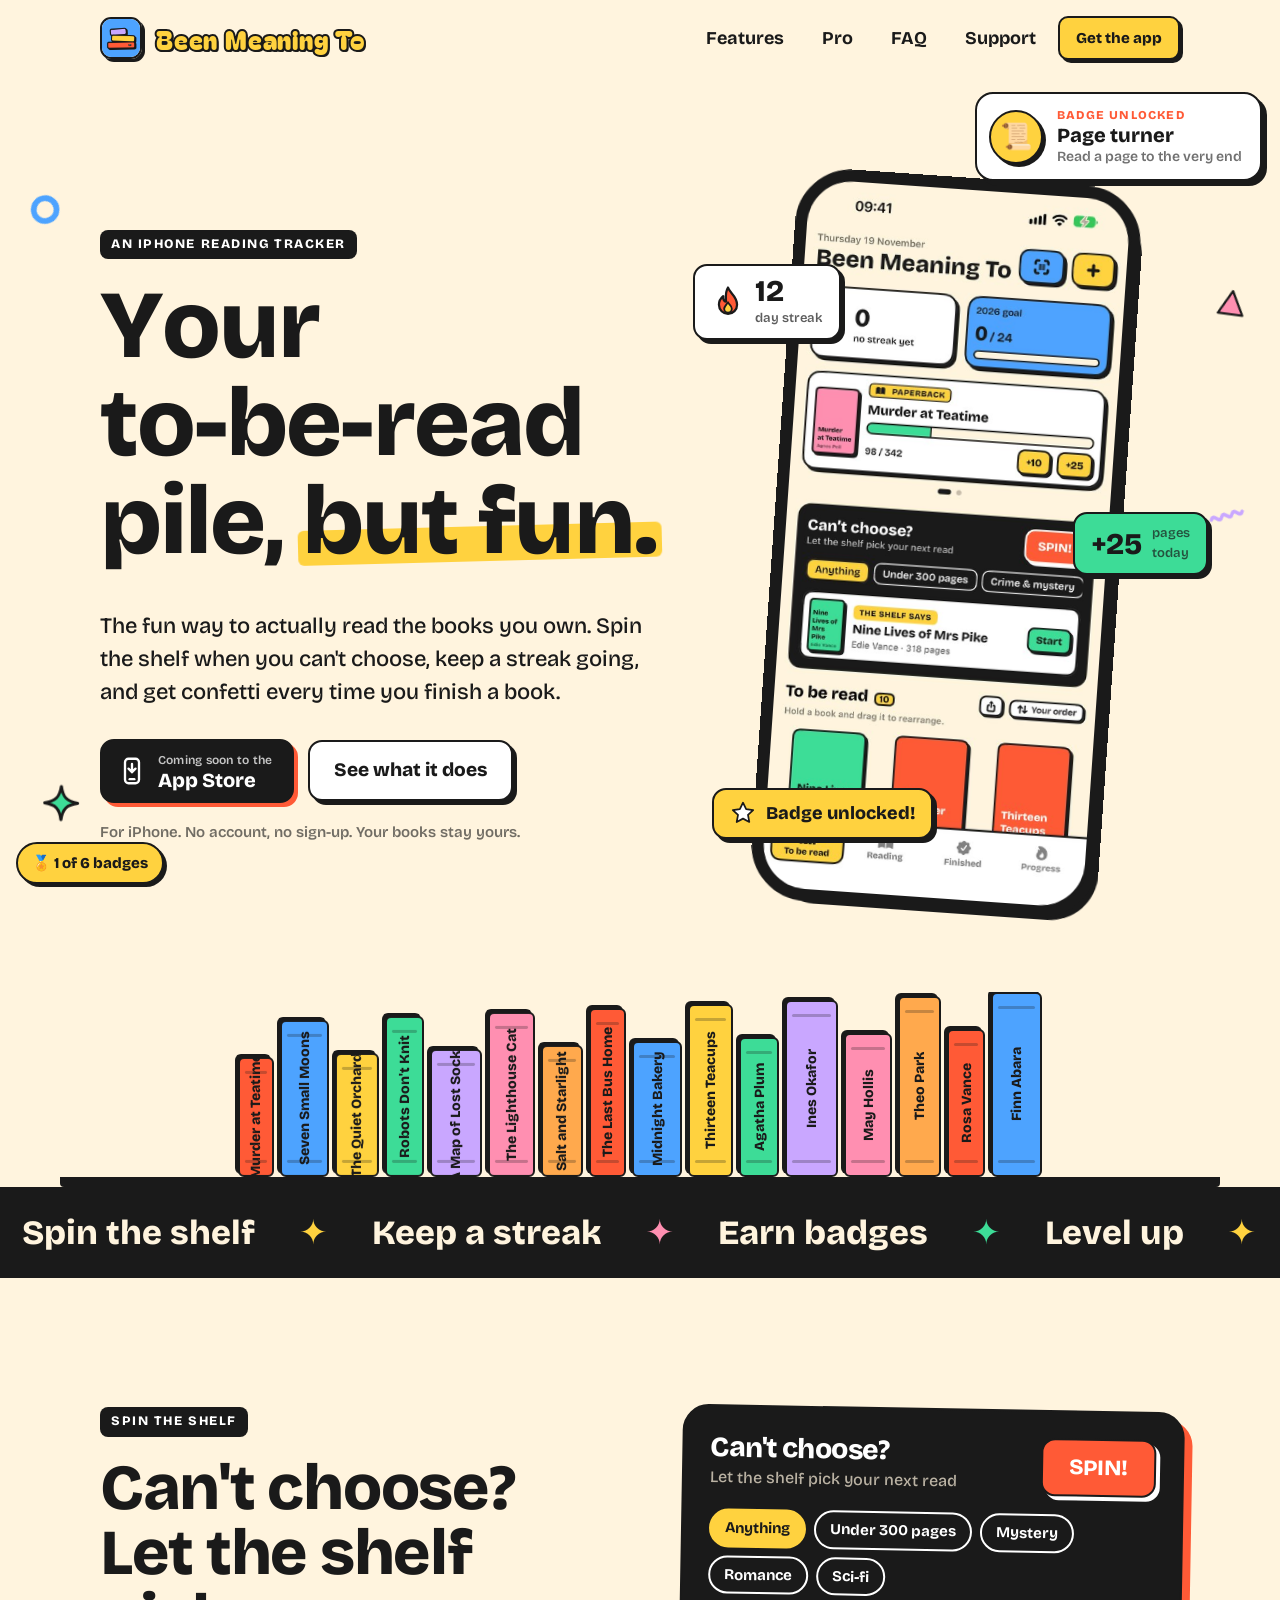
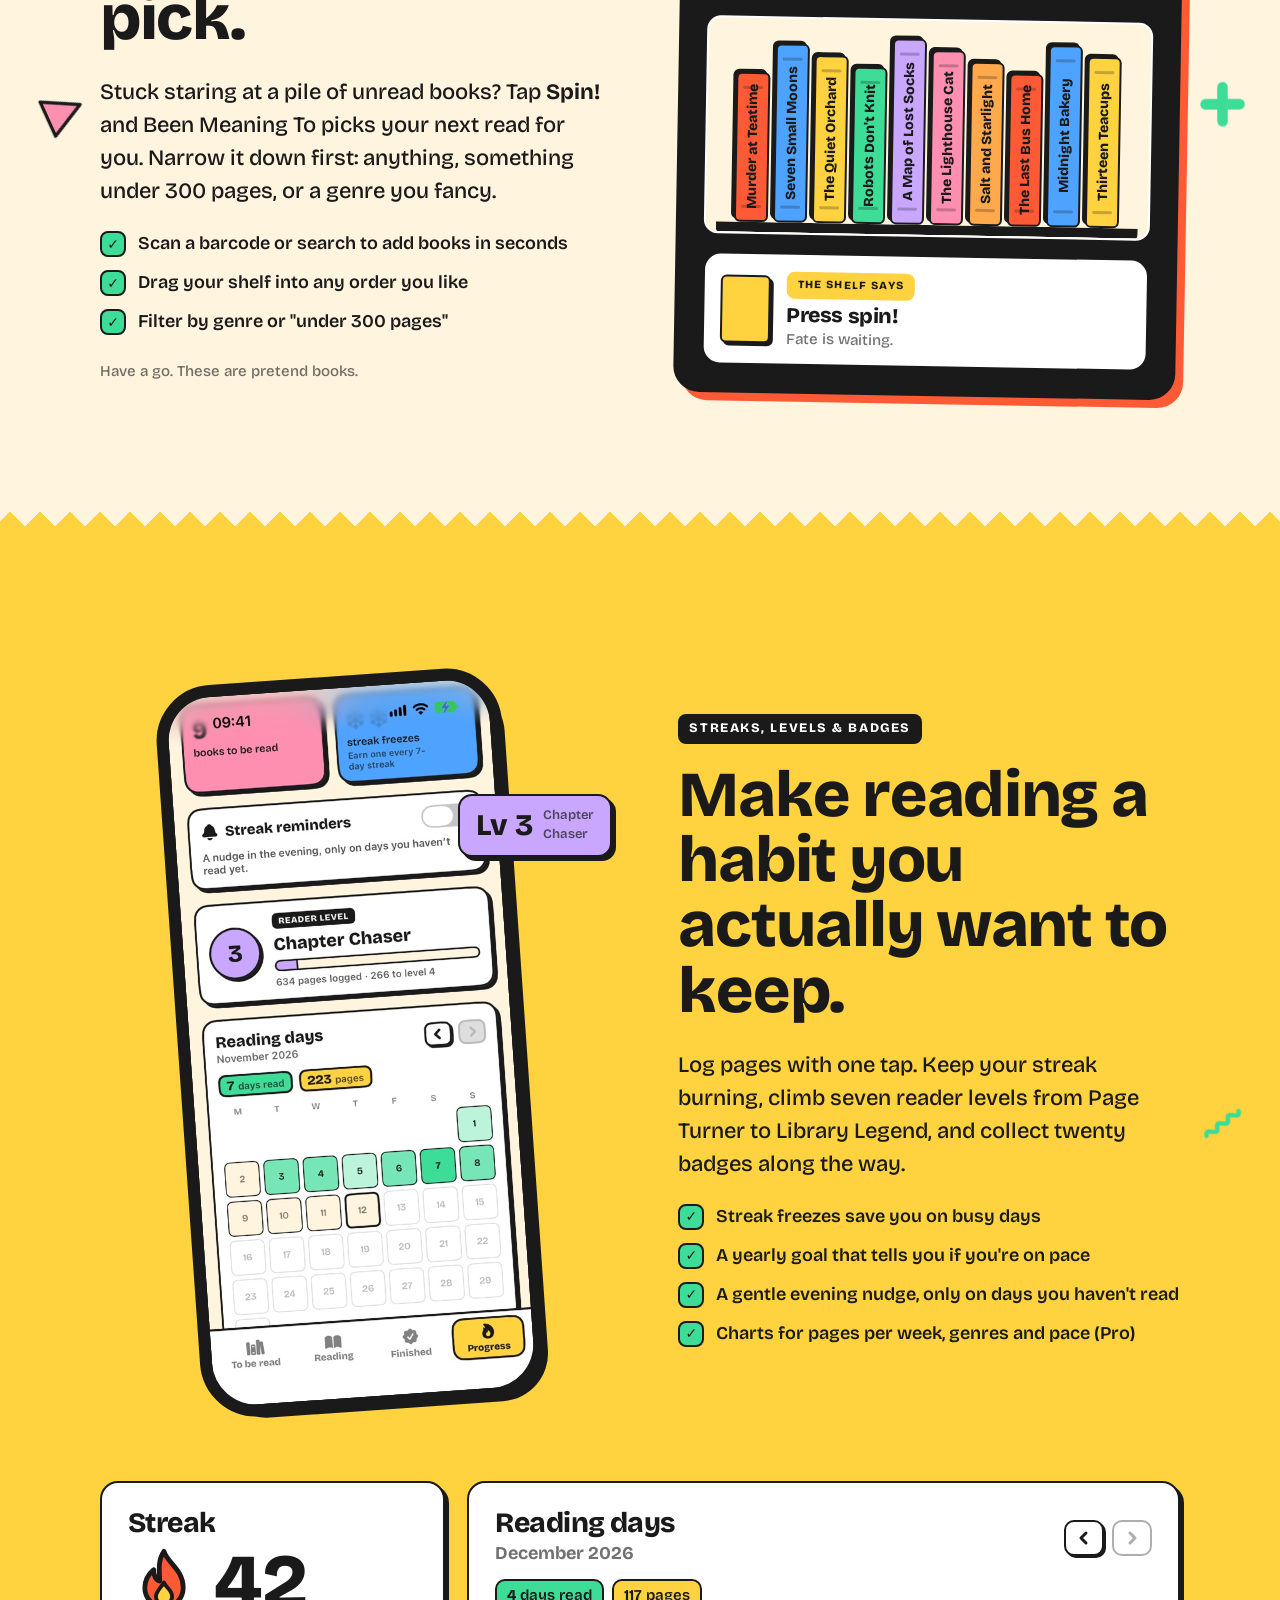
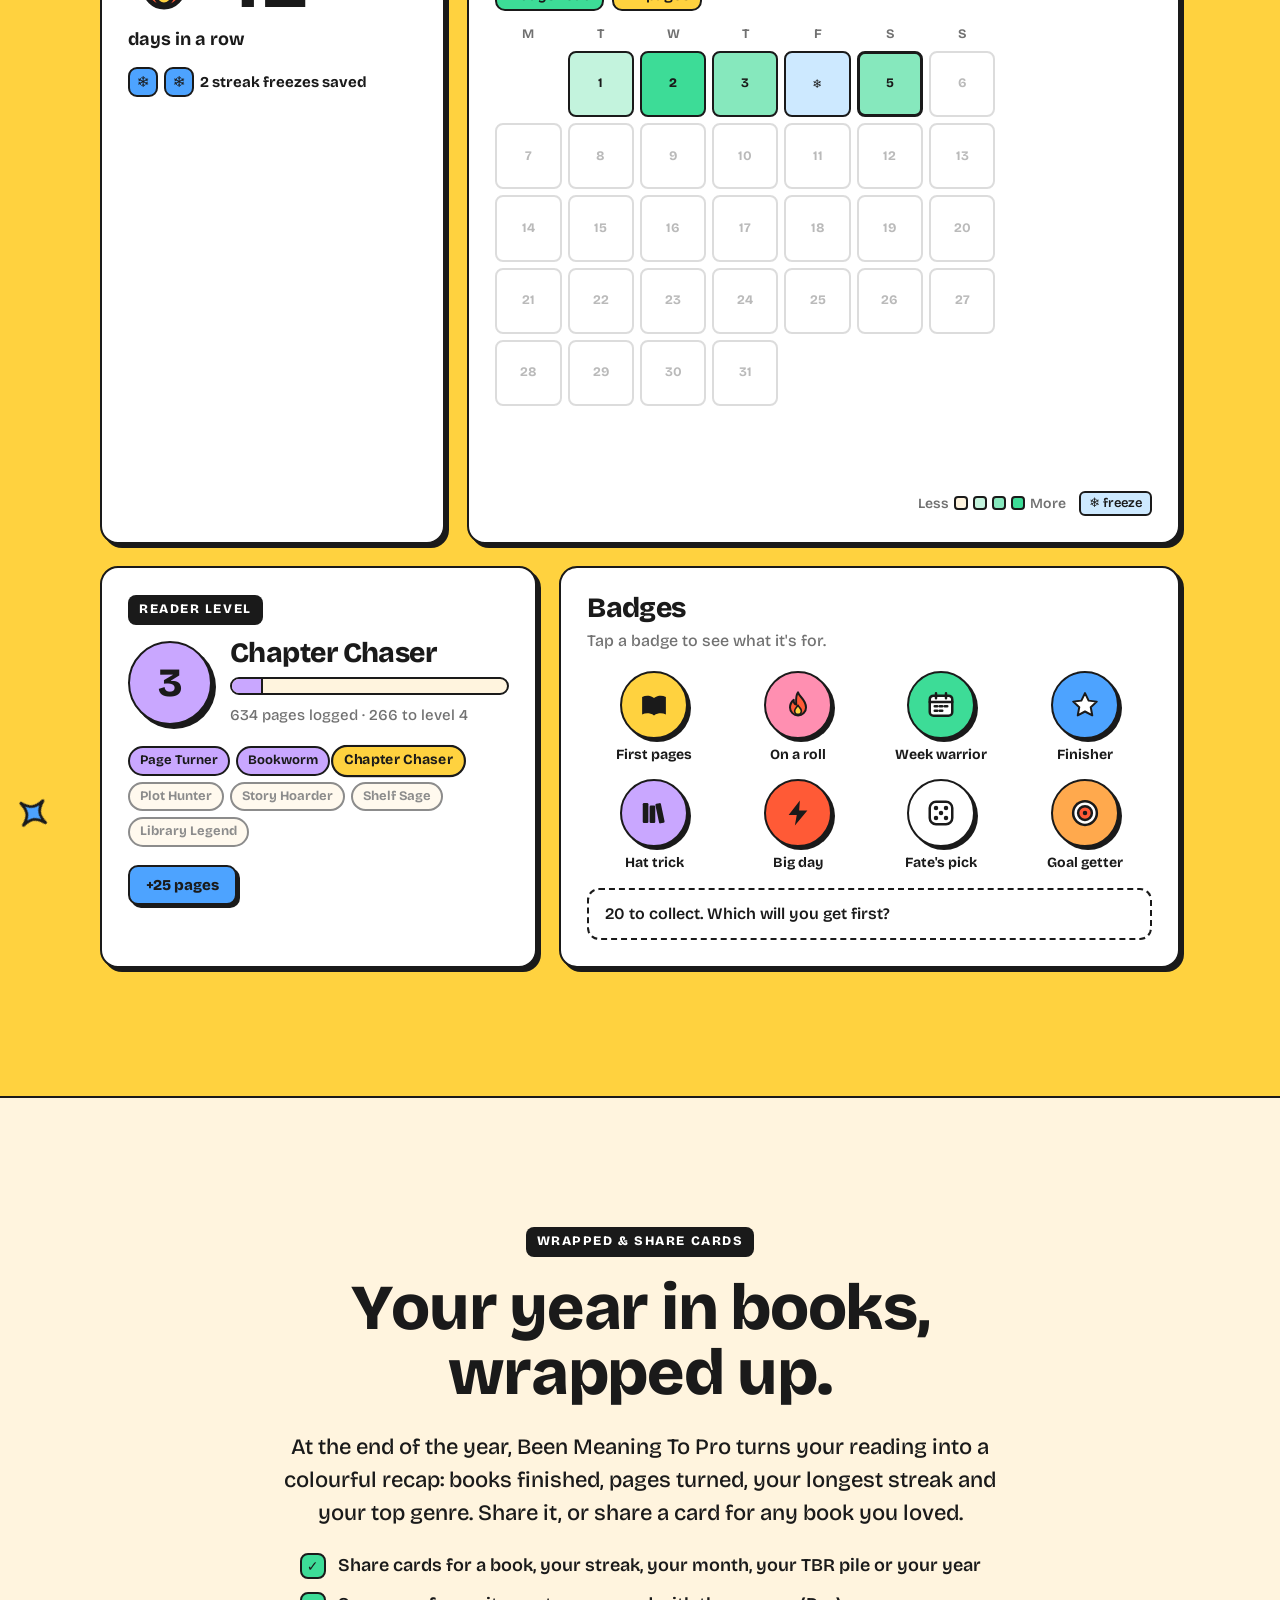
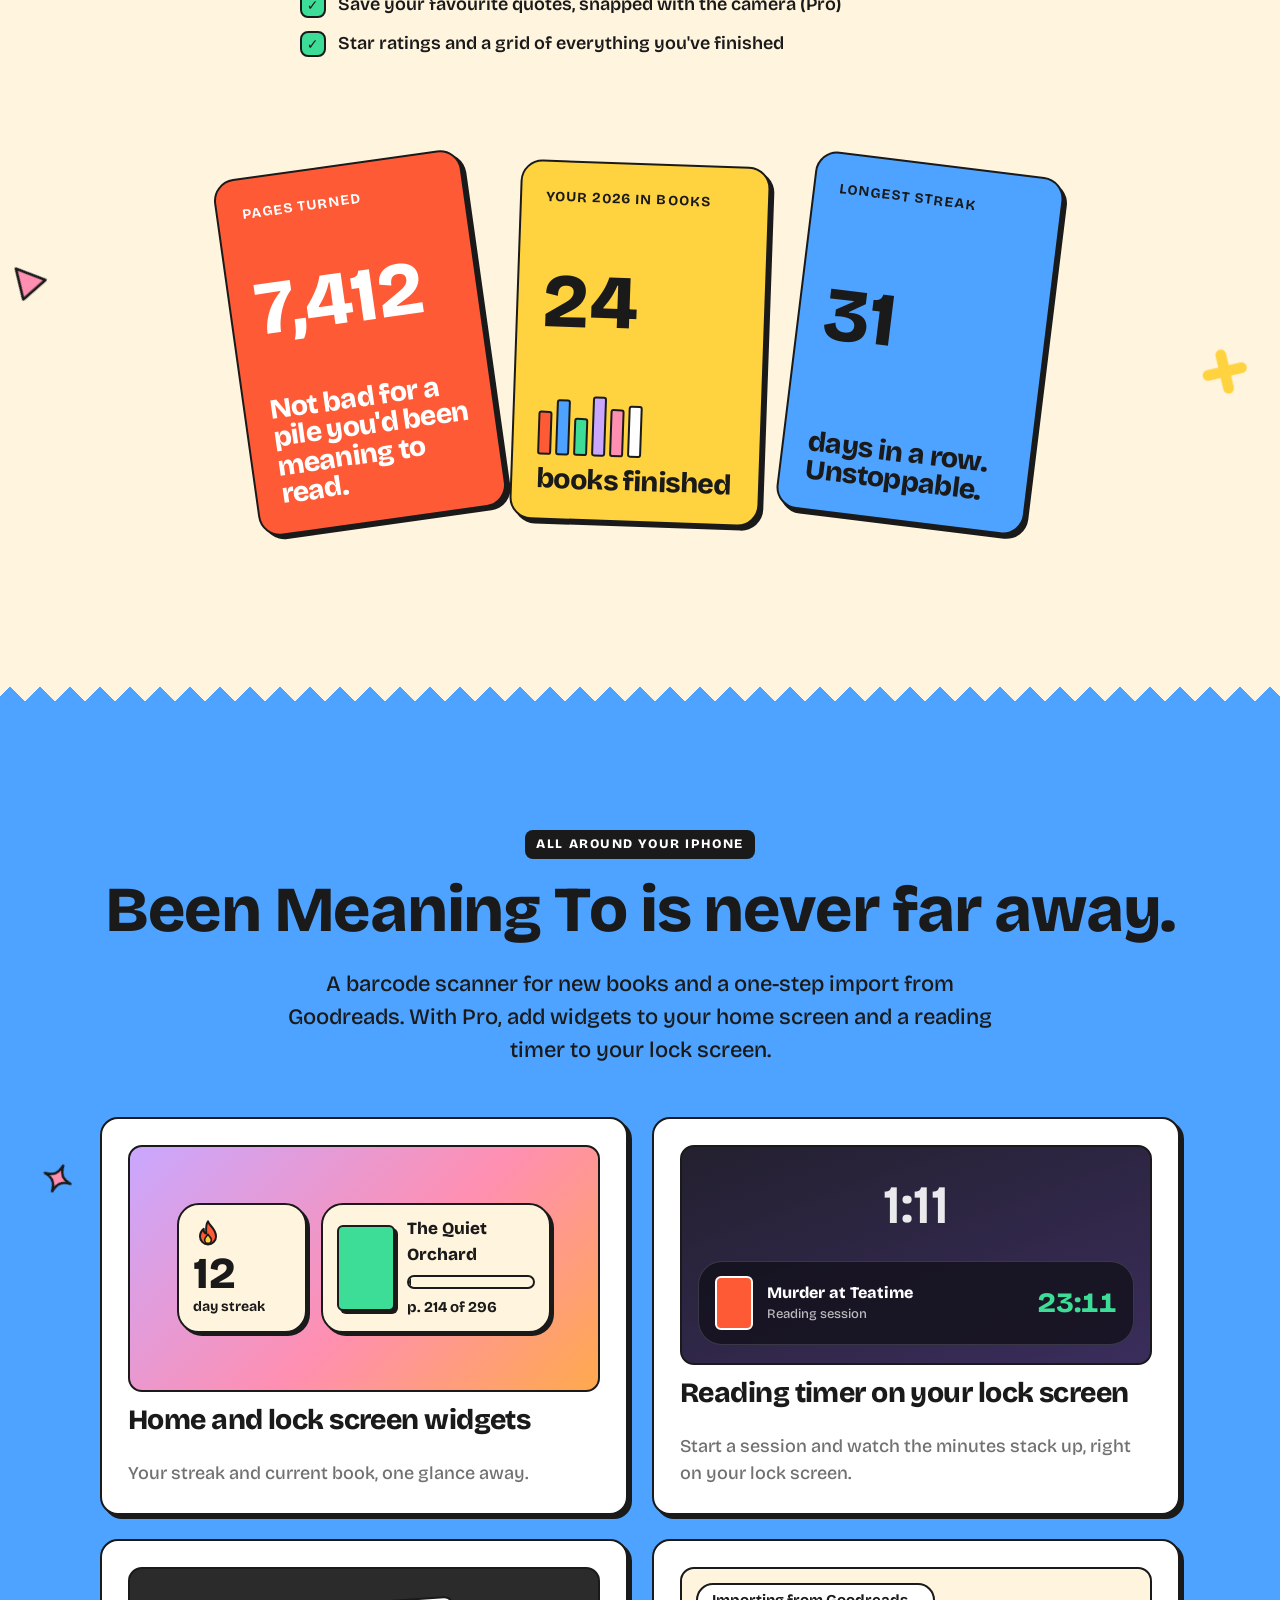
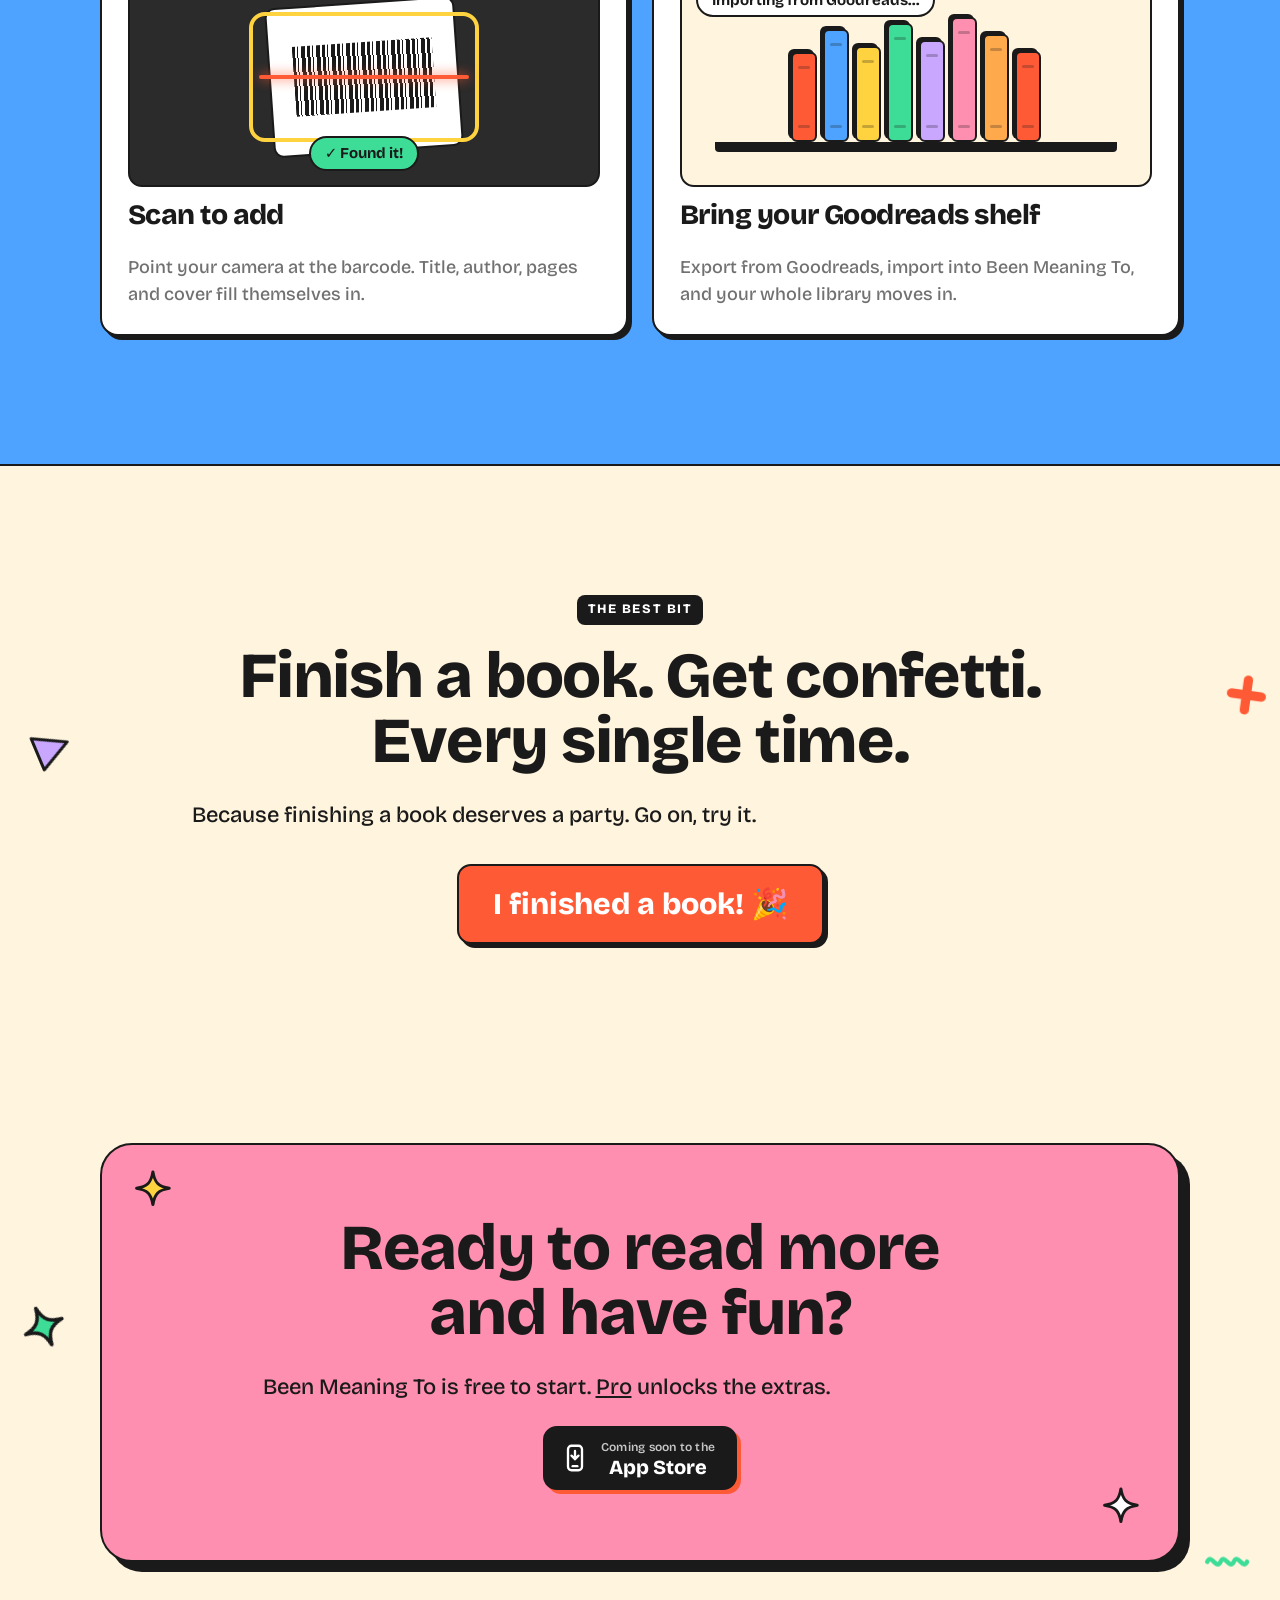
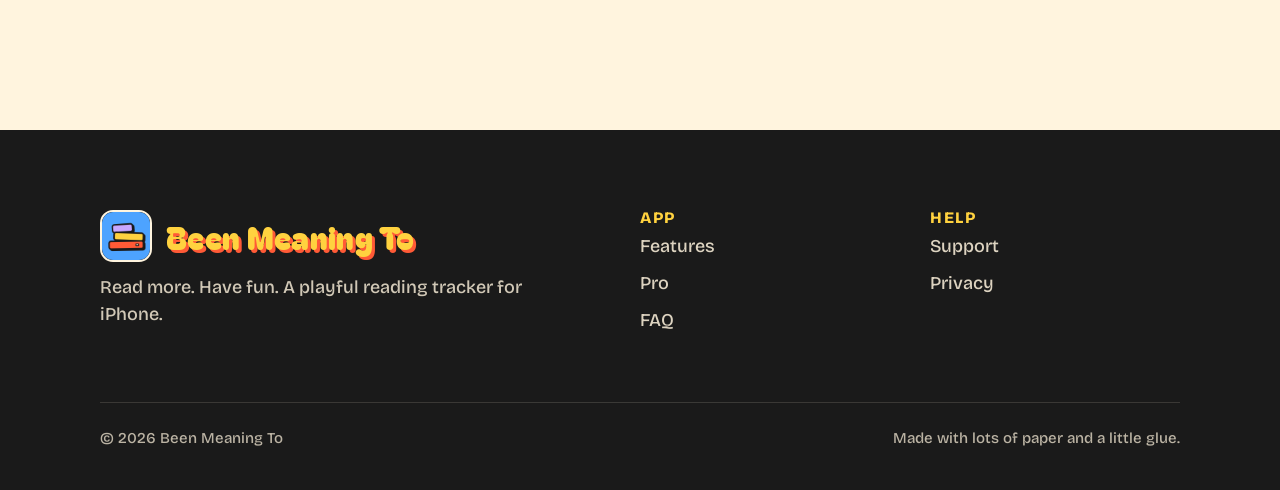
<file: index.html>
<!doctype html>
<html lang="en">
<head>
  <meta charset="utf-8">
  <meta name="viewport" content="width=device-width, initial-scale=1">
  <title>Been Meaning To: your to-be-read pile, but fun</title>
  <meta name="description" content="Been Meaning To is a playful iPhone reading tracker. Spin the shelf when you can't choose, keep a streak going, earn badges and get confetti every time you finish a book.">
  <meta name="theme-color" content="#FFF4DE">
  <meta property="og:title" content="Been Meaning To: your to-be-read pile, but fun">
  <meta property="og:description" content="Spin the shelf, keep a streak, earn badges and get confetti every time you finish a book.">
  <meta property="og:image" content="assets/img/logo/logo-sky-on-colour-2x.png">
  <link rel="icon" href="assets/img/icon.png">
  <link rel="apple-touch-icon" href="assets/img/icon.png">
  <link rel="preconnect" href="https://fonts.googleapis.com">
  <link rel="preconnect" href="https://fonts.gstatic.com" crossorigin>
  <link href="https://fonts.googleapis.com/css2?family=Bricolage+Grotesque:opsz,wght@12..96,500;12..96,600;12..96,700;12..96,800&display=swap" rel="stylesheet">
  <link rel="stylesheet" href="assets/css/site.css?v=13">
  <link rel="stylesheet" href="assets/css/home.css?v=13">
</head>
<body>
<a class="skip" href="#main">Skip to content</a>

<!-- Icon sprite -->
<svg width="0" height="0" style="position:absolute" aria-hidden="true">
  <defs>
    <symbol id="i-flame" viewBox="0 0 24 24"><path d="M12 1.8c.9 3.6 6.4 6 6.4 12.1A6.4 6.4 0 0 1 5.6 14c0-3.1 1.8-5.1 3-6.1-.1 2.2.8 3.6 2 3.8C10.4 7.5 10 4.6 12 1.8z" fill="#FF5A36" stroke="#1A1A1A" stroke-width="1.6" stroke-linejoin="round"/><path d="M12 12.2c.5 1.6 2.7 2.4 2.7 4.6a2.7 2.7 0 0 1-5.4 0c0-1.5 1.4-2.6 2.7-4.6z" fill="#FFD23F" stroke="#1A1A1A" stroke-width="1.3" stroke-linejoin="round"/></symbol>
    <symbol id="i-star" viewBox="0 0 24 24"><path d="M12 2.5l2.9 6 6.5.8-4.8 4.5 1.2 6.5L12 17.2l-5.8 3.1 1.2-6.5L2.6 9.3l6.5-.8z" fill="currentColor" stroke="#1A1A1A" stroke-width="1.6" stroke-linejoin="round"/></symbol>
    <symbol id="i-book" viewBox="0 0 24 24"><path d="M2.5 5.5c3-1.3 6.3-1.3 9.5.8v14c-3.2-2-6.5-2-9.5-.8zM21.5 5.5c-3-1.3-6.3-1.3-9.5.8v14c3.2-2 6.5-2 9.5-.8z" fill="#1A1A1A"/></symbol>
    <symbol id="i-cal" viewBox="0 0 24 24"><rect x="3" y="4.5" width="18" height="16" rx="3" fill="#fff" stroke="#1A1A1A" stroke-width="2"/><path d="M3 9.5h18M8 2.5v4M16 2.5v4" stroke="#1A1A1A" stroke-width="2" stroke-linecap="round"/><path d="M7 13h2M11 13h2M15 13h2M7 16.5h2M11 16.5h2" stroke="#1A1A1A" stroke-width="2" stroke-linecap="round"/></symbol>
    <symbol id="i-books" viewBox="0 0 24 24"><rect x="3" y="4" width="4.5" height="16" rx="1" fill="#1A1A1A"/><rect x="8.5" y="6" width="4.5" height="14" rx="1" fill="#1A1A1A"/><rect x="14.5" y="4.2" width="4.5" height="16" rx="1" transform="rotate(-12 16.7 12)" fill="#1A1A1A"/></symbol>
    <symbol id="i-bolt" viewBox="0 0 24 24"><path d="M13.5 2 4.5 13.5h6.5L9.5 22l10-12h-6.6z" fill="#1A1A1A"/></symbol>
    <symbol id="i-dice" viewBox="0 0 24 24"><rect x="3" y="3" width="18" height="18" rx="5" fill="#fff" stroke="#1A1A1A" stroke-width="2"/><circle cx="8" cy="8" r="1.8" fill="#1A1A1A"/><circle cx="16" cy="16" r="1.8" fill="#1A1A1A"/><circle cx="12" cy="12" r="1.8" fill="#1A1A1A"/><circle cx="16" cy="8" r="1.8" fill="#1A1A1A"/><circle cx="8" cy="16" r="1.8" fill="#1A1A1A"/></symbol>
    <symbol id="i-target" viewBox="0 0 24 24"><circle cx="12" cy="12" r="9.5" fill="#fff" stroke="#1A1A1A" stroke-width="2"/><circle cx="12" cy="12" r="5.5" fill="#FF5A36" stroke="#1A1A1A" stroke-width="2"/><circle cx="12" cy="12" r="1.8" fill="#1A1A1A"/></symbol>
    <symbol id="i-spark" viewBox="0 0 24 24"><path d="M12 1.5c.8 5.6 2.9 7.7 8.5 8.5v.1c-5.6.8-7.7 2.9-8.5 8.5h-.1C11.1 13 9 10.9 3.4 10.1V10c5.6-.8 7.7-2.9 8.5-8.5z" fill="currentColor" stroke="#1A1A1A" stroke-width="1.5" stroke-linejoin="round"/></symbol>
    <symbol id="i-phone" viewBox="0 0 24 24"><rect x="6" y="1.5" width="12" height="21" rx="3" fill="none" stroke="currentColor" stroke-width="2"/><path d="M10 19h4" stroke="currentColor" stroke-width="2" stroke-linecap="round"/><path d="M12 6v7m-3-3 3 3 3-3" fill="none" stroke="currentColor" stroke-width="2" stroke-linecap="round" stroke-linejoin="round"/></symbol>
  </defs>
</svg>

<header class="site-header">
  <nav class="wrap nav" aria-label="Main">
    <a class="logo" href="./"><img src="assets/img/icon.png" alt="" width="42" height="42">Been Meaning To</a>
    <button class="menu-toggle" aria-expanded="false" aria-controls="nav-links"><span></span>Menu</button>
    <ul class="nav-links" id="nav-links">
      <li><a href="#features">Features</a></li>
      <li><a href="pro/">Pro</a></li>
      <li><a href="faq/">FAQ</a></li>
      <li><a href="support/">Support</a></li>
      <li><a class="btn small" href="#" data-store>Get the app</a></li>
    </ul>
  </nav>
</header>

<main id="main">

  <!-- ============ HERO ============ -->
  <section class="hero">
    <div class="wrap hero-grid">
      <div>
        <span class="tag eyebrow">An iPhone reading tracker</span>
        <h1>
          <span class="word" style="--i:0">Your</span>
          <span class="word" style="--i:1">to-be-read</span>
          <span class="word" style="--i:2">pile,</span>
          <span class="word" style="--i:3"><span class="hl">but fun.</span></span>
        </h1>
        <p class="lede">The fun way to actually read the books you own. Spin the shelf when you can't choose, keep a streak going, and get confetti every time you finish a book.</p>
        <div class="hero-cta">
          <a class="store" href="#" data-store>
            <svg><use href="#i-phone"/></svg>
            <span><small>Coming soon to the</small><b>App Store</b></span>
          </a>
          <a class="btn paper" href="#features">See what it does</a>
        </div>
        <p class="hero-note muted">For iPhone. No account, no sign-up. Your books stay yours.</p>
      </div>

      <div class="phone-stage">
        <div class="phone"><img src="assets/img/screens/spin.jpg" alt="Been Meaning To home screen: Murder at Teatime in progress, a yearly goal of 24 books, and the shelf picking Nine Lives of Mrs Pike." width="330" height="717"></div>
        <div class="sticker s1"><svg class="flame"><use href="#i-flame"/></svg><span><span class="big" data-count="12">12</span><small>day streak</small></span></div>
        <div class="sticker s2"><span class="big">+25</span><small>pages<br>today</small></div>
        <div class="sticker s3"><svg width="26" height="26" style="color:#fff"><use href="#i-star"/></svg>Badge unlocked!</div>
      </div>
    </div>

    <div class="shelf hero-shelf wrap" aria-hidden="true" id="heroShelf"></div>
  </section>

  <!-- ============ MARQUEE ============ -->
  <div class="marquee" aria-hidden="true">
    <div class="marquee-track">
      <span>Spin the shelf <i>✦</i></span><span>Keep a streak <i>✦</i></span><span>Earn badges <i>✦</i></span><span>Level up <i>✦</i></span><span>Confetti every finish <i>✦</i></span><span>Your year, wrapped <i>✦</i></span>
      <span>Spin the shelf <i>✦</i></span><span>Keep a streak <i>✦</i></span><span>Earn badges <i>✦</i></span><span>Level up <i>✦</i></span><span>Confetti every finish <i>✦</i></span><span>Your year, wrapped <i>✦</i></span>
    </div>
  </div>

  <!-- ============ SPIN THE SHELF ============ -->
  <section id="features">
    <div class="wrap split">
      <div class="reveal">
        <span class="tag eyebrow">Spin the shelf</span>
        <h2>Can't choose? Let the shelf pick.</h2>
        <p class="lede">Stuck staring at a pile of unread books? Tap <b>Spin!</b> and Been Meaning To picks your next read for you. Narrow it down first: anything, something under 300 pages, or a genre you fancy.</p>
        <ul class="ticks">
          <li>Scan a barcode or search to add books in seconds</li>
          <li>Drag your shelf into any order you like</li>
          <li>Filter by genre or "under 300 pages"</li>
        </ul>
        <p class="muted" style="font-size:15px">Have a go. These are pretend books.</p>
      </div>

      <div class="spin-demo reveal" style="--d:.1s; --r:1deg">
        <div class="spin-head">
          <div>
            <h3>Can't choose?</h3>
            <p>Let the shelf pick your next read</p>
          </div>
          <button class="btn tomato spin-btn" id="spinBtn">SPIN!</button>
        </div>
        <div class="moods" role="group" aria-label="Mood">
          <button class="mood" aria-pressed="true" data-mood="any">Anything</button>
          <button class="mood" aria-pressed="false" data-mood="short">Under 300 pages</button>
          <button class="mood" aria-pressed="false" data-mood="Mystery">Mystery</button>
          <button class="mood" aria-pressed="false" data-mood="Romance">Romance</button>
          <button class="mood" aria-pressed="false" data-mood="Sci-fi">Sci-fi</button>
        </div>
        <div class="spin-shelf"><div class="shelf" id="spinShelf"></div></div>
        <div class="spin-result chunky" id="spinResult" aria-live="polite">
          <div class="mini-cover" style="--c: var(--lemon)"></div>
          <div><span class="tag">The shelf says</span><h4>Press spin!</h4><p class="muted">Fate is waiting.</p></div>
        </div>
      </div>
    </div>
  </section>

  <!-- ============ STREAKS, LEVELS, BADGES ============ -->
  <section class="band-lemon zig">
    <div class="wrap">
      <div class="split flip">
        <div class="reveal">
          <span class="tag eyebrow">Streaks, levels &amp; badges</span>
          <h2>Make reading a habit you actually want to keep.</h2>
          <p class="lede">Log pages with one tap. Keep your streak burning, climb seven reader levels from Page Turner to Library Legend, and collect twenty badges along the way.</p>
          <ul class="ticks">
            <li>Streak freezes save you on busy days</li>
            <li>A yearly goal that tells you if you're on pace</li>
            <li>A gentle evening nudge, only on days you haven't read</li>
            <li>Charts for pages per week, genres and pace (Pro)</li>
          </ul>
        </div>
        <div class="phone-stage reveal" style="--d:.1s">
          <div class="phone" style="transform:rotate(-4deg)"><img src="assets/img/screens/levels.jpg" alt="Been Meaning To's progress screen: reader level 3, Chapter Chaser, and a calendar of reading days." loading="lazy" width="330" height="717"></div>
          <div class="sticker" style="top:18%; right:-2%; --r:6deg; background:var(--lilac)"><span class="big">Lv 3</span><small>Chapter<br>Chaser</small></div>
        </div>
      </div>

      <div class="stats-grid">
        <div class="chunky stat stat-streak reveal">
          <h3>Streak</h3>
          <div class="streak-num"><svg class="flame"><use href="#i-flame"/></svg><b data-count="42">42</b></div>
          <p style="margin:6px 0 0; font-weight:700">days in a row</p>
          <div class="freeze"><span>❄</span><span>❄</span> 2 streak freezes saved</div>
        </div>

        <div class="chunky stat stat-heat reveal" style="--d:.1s">
          <div class="cal-head">
            <div><h3>Reading days</h3><p class="cal-month" id="calMonth">This month</p></div>
            <div class="cal-arrows">
              <button class="cal-arrow" id="calPrev" aria-label="Previous month"><svg width="16" height="16" viewBox="0 0 16 16" aria-hidden="true"><path d="M10 3 5 8l5 5" fill="none" stroke="currentColor" stroke-width="3" stroke-linecap="round" stroke-linejoin="round"/></svg></button>
              <button class="cal-arrow" id="calNext" aria-label="Next month"><svg width="16" height="16" viewBox="0 0 16 16" aria-hidden="true"><path d="m6 3 5 5-5 5" fill="none" stroke="currentColor" stroke-width="3" stroke-linecap="round" stroke-linejoin="round"/></svg></button>
            </div>
          </div>
          <div class="cal-pills"><span class="cal-pill mint"><b id="calDays">0</b> days read</span><span class="cal-pill lemon"><b id="calPages">0</b> pages</span></div>
          <div class="cal-week" aria-hidden="true"><span>M</span><span>T</span><span>W</span><span>T</span><span>F</span><span>S</span><span>S</span></div>
          <div class="heat" id="heat" data-on-view></div>
          <div class="heat-legend">Less <i style="background:var(--ground)"></i><i class="l1"></i><i class="l2"></i><i class="l3"></i> More <span class="heat-freeze">❄ freeze</span></div>
        </div>

        <div class="chunky stat stat-level reveal">
          <span class="tag">Reader level</span>
          <div class="level-top" style="margin-top:14px">
            <div class="level-badge" id="levelNum">3</div>
            <div style="flex:1">
              <h3 id="levelName" style="margin:0">Chapter Chaser</h3>
              <div class="bar"><i id="levelBar"></i></div>
              <small class="muted" id="levelPages">634 pages logged</small>
            </div>
          </div>
          <ul class="ladder" id="ladder"></ul>
          <button class="btn small sky" id="logBtn" style="margin-top:18px">+25 pages</button>
        </div>

        <div class="chunky stat stat-badges reveal" style="--d:.1s">
          <h3>Badges</h3>
          <p class="muted" style="margin:0; font-size:16px">Tap a badge to see what it's for.</p>
          <div class="badges" id="badges"></div>
          <div class="badge-tip" id="badgeTip" aria-live="polite">20 to collect. Which will you get first?</div>
        </div>
      </div>
    </div>
  </section>

  <!-- ============ WRAPPED ============ -->
  <section>
    <div class="wrap">
      <div class="reveal wrapped-intro">
        <span class="tag eyebrow">Wrapped &amp; share cards</span>
        <h2>Your year in books, wrapped up.</h2>
        <p class="lede">At the end of the year, Been Meaning To Pro turns your reading into a colourful recap: books finished, pages turned, your longest streak and your top genre. Share it, or share a card for any book you loved.</p>
        <ul class="ticks">
          <li>Share cards for a book, your streak, your month, your TBR pile or your year</li>
          <li>Save your favourite quotes, snapped with the camera (Pro)</li>
          <li>Star ratings and a grid of everything you've finished</li>
        </ul>
      </div>
      <div class="wrapped-stage" data-on-view id="wrapped">
        <div class="wcard chunky w1">
          <small>Pages turned</small>
          <div class="k" data-count="7412">7,412</div>
          <h4>Not bad for a pile you'd been meaning to read.</h4>
        </div>
        <div class="wcard chunky w2">
          <small>Your 2026 in books</small>
          <div class="k" data-count="24">24</div>
          <div>
            <div class="spines"><i style="height:44px;background:var(--tomato)"></i><i style="height:56px;background:var(--sky)"></i><i style="height:38px;background:var(--mint)"></i><i style="height:60px;background:var(--lilac)"></i><i style="height:48px;background:var(--pink)"></i><i style="height:52px"></i></div>
            <h4 style="margin-top:10px">books finished</h4>
          </div>
        </div>
        <div class="wcard chunky w3">
          <small>Longest streak</small>
          <div class="k" data-count="31">31</div>
          <h4>days in a row. Unstoppable.</h4>
        </div>
      </div>
    </div>
  </section>

  <!-- ============ EXTRAS ============ -->
  <section class="band-sky zig">
    <div class="wrap">
      <div class="center reveal">
        <span class="tag eyebrow">All around your iPhone</span>
        <h2>Been Meaning To is never far away.</h2>
        <p class="lede">A barcode scanner for new books and a one-step import from Goodreads. With Pro, add widgets to your home screen and a reading timer to your lock screen.</p>
      </div>

      <div class="extras">
        <div class="chunky extra reveal">
          <div class="demo wallpaper">
            <div class="widgets">
              <div class="widget sm"><svg class="flame"><use href="#i-flame"/></svg><div><b>12</b><div style="font-weight:700;font-size:14px">day streak</div></div></div>
              <div class="widget md">
                <div class="mini-cover" style="--c:var(--mint)"></div>
                <div style="flex:1">
                  <h5>The Quiet Orchard</h5>
                  <div class="bar"><i></i></div>
                  <small style="font-weight:700">p. 214 of 296</small>
                </div>
              </div>
            </div>
          </div>
          <h3>Home and lock screen widgets</h3>
          <p class="muted">Your streak and current book, one glance away.</p>
        </div>

        <div class="chunky extra reveal" style="--d:.1s">
          <div class="demo lock">
            <div class="lock-time" id="lockTime">9:41</div>
            <div class="activity">
              <div class="mini-cover" style="--c:var(--tomato)"></div>
              <div><h5>Murder at Teatime</h5><p>Reading session</p></div>
              <div class="clock" id="clock">00:00</div>
            </div>
          </div>
          <h3>Reading timer on your lock screen</h3>
          <p class="muted">Start a session and watch the minutes stack up, right on your lock screen.</p>
        </div>

        <div class="chunky extra reveal">
          <div class="demo scanner">
            <div class="book-back"><div class="barcode"></div></div>
            <div class="scan-frame"></div>
            <div class="scan-line"></div>
            <div class="pill found">✓ Found it!</div>
          </div>
          <h3>Scan to add</h3>
          <p class="muted">Point your camera at the barcode. Title, author, pages and cover fill themselves in.</p>
        </div>

        <div class="chunky extra reveal" style="--d:.1s">
          <div class="demo import">
            <span class="pill">Importing from Goodreads…</span>
            <div class="shelf" id="importShelf"></div>
          </div>
          <h3>Bring your Goodreads shelf</h3>
          <p class="muted">Export from Goodreads, import into Been Meaning To, and your whole library moves in.</p>
        </div>
      </div>
    </div>
  </section>

  <!-- ============ FINISH CELEBRATION ============ -->
  <section class="finish">
    <div class="wrap reveal">
      <span class="tag eyebrow">The best bit</span>
      <h2>Finish a book. Get confetti. Every single time.</h2>
      <p class="lede">Because finishing a book deserves a party. Go on, try it.</p>
      <button class="btn tomato finish-btn" id="finishBtn">I finished a book! 🎉</button>
      <p class="finish-count" id="finishCount" aria-live="polite">&nbsp;</p>
    </div>
  </section>

  <!-- ============ CTA ============ -->
  <section style="padding-top:0">
    <div class="wrap">
      <div class="cta-card chunky reveal">
        <svg class="spark" style="top:24px; left:28px; color:var(--lemon)"><use href="#i-spark"/></svg>
        <svg class="spark" style="bottom:28px; right:34px; color:var(--paper); animation-direction:reverse"><use href="#i-spark"/></svg>
        <h2>Ready to read more and have fun?</h2>
        <p class="lede">Been Meaning To is free to start. <a href="pro/">Pro</a> unlocks the extras.</p>
        <a class="store" href="#" data-store>
          <svg><use href="#i-phone"/></svg>
          <span><small>Coming soon to the</small><b>App Store</b></span>
        </a>
      </div>
    </div>
  </section>

</main>

<footer class="site-footer">
  <div class="wrap">
    <div class="foot-grid">
      <div>
        <div class="foot-logo"><img src="assets/img/icon.png" alt="">Been Meaning To</div>
        <p style="opacity:.8; max-width:24em">Read more. Have fun. A playful reading tracker for iPhone.</p>
      </div>
      <div>
        <h4>App</h4>
        <ul><li><a href="#features">Features</a></li><li><a href="pro/">Pro</a></li><li><a href="faq/">FAQ</a></li></ul>
      </div>
      <div>
        <h4>Help</h4>
        <ul><li><a href="support/">Support</a></li><li><a href="privacy/">Privacy</a></li></ul>
      </div>
    </div>
    <div class="foot-base"><span>© <span data-year>2026</span> Been Meaning To</span><span>Made with lots of paper and a little glue.</span></div>
  </div>
</footer>

<script src="assets/js/site.js?v=13"></script>
<script src="assets/js/home.js?v=13"></script>
</body>
</html>
</file>
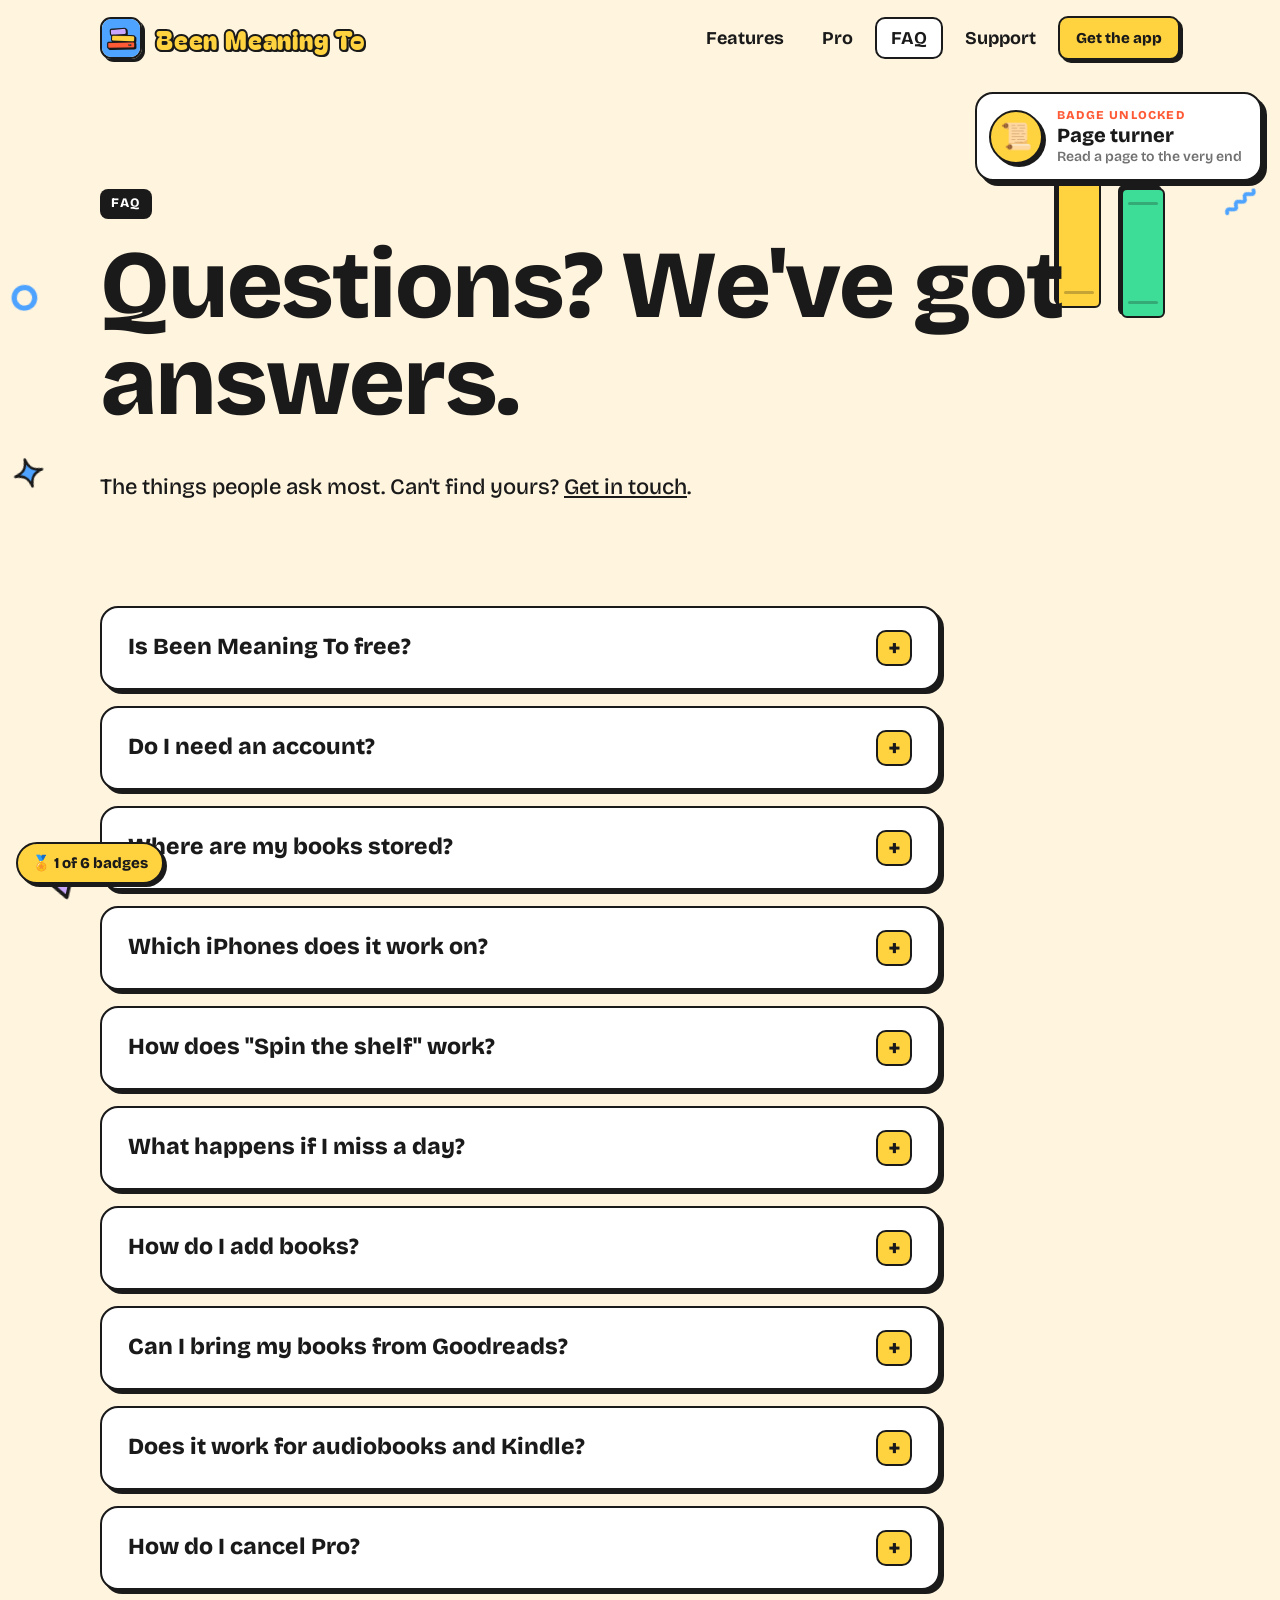
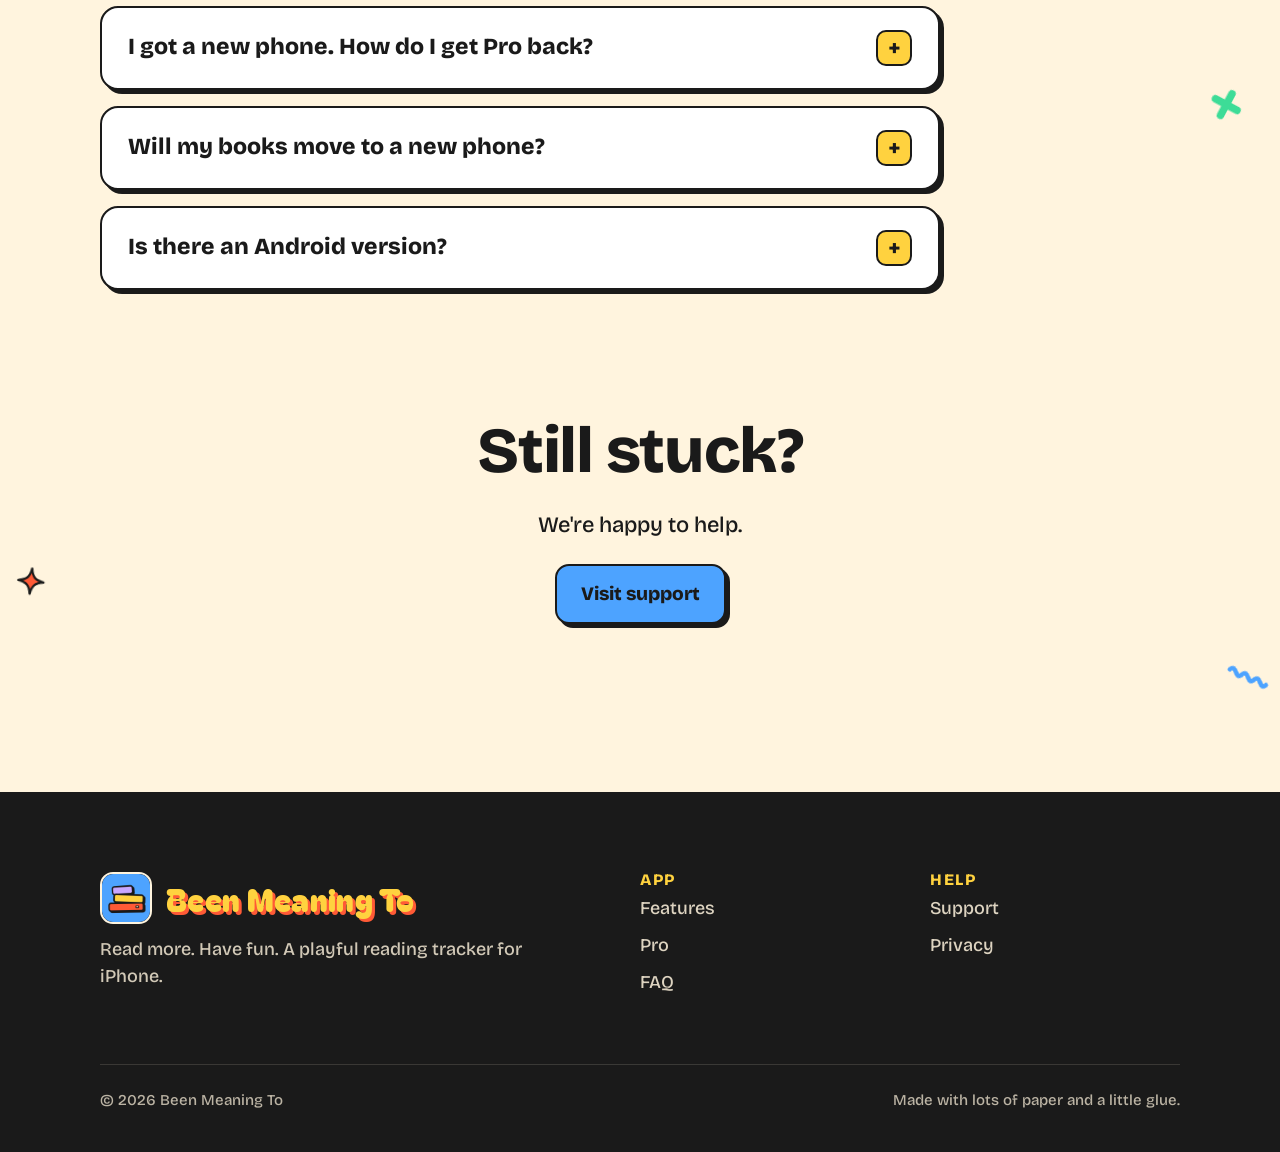
<file: faq/index.html>
<!doctype html>
<html lang="en">
<head>
  <meta charset="utf-8">
  <meta name="viewport" content="width=device-width, initial-scale=1">
  <title>Been Meaning To FAQ</title>
  <meta name="description" content="Answers to common questions about Been Meaning To, the playful iPhone reading tracker.">
  <meta name="theme-color" content="#FFF4DE">
  <link rel="icon" href="../assets/img/icon.png">
  <link rel="apple-touch-icon" href="../assets/img/icon.png">
  <link rel="preconnect" href="https://fonts.googleapis.com">
  <link rel="preconnect" href="https://fonts.gstatic.com" crossorigin>
  <link href="https://fonts.googleapis.com/css2?family=Bricolage+Grotesque:opsz,wght@12..96,500;12..96,600;12..96,700;12..96,800&display=swap" rel="stylesheet">
  <link rel="stylesheet" href="../assets/css/site.css?v=13">
  <link rel="stylesheet" href="../assets/css/pages.css?v=13">
</head>
<body>
<a class="skip" href="#main">Skip to content</a>

<header class="site-header">
  <nav class="wrap nav" aria-label="Main">
    <a class="logo" href="../"><img src="../assets/img/icon.png" alt="" width="42" height="42">Been Meaning To</a>
    <button class="menu-toggle" aria-expanded="false" aria-controls="nav-links"><span></span>Menu</button>
    <ul class="nav-links" id="nav-links">
      <li><a href="../#features">Features</a></li>
      <li><a href="../pro/">Pro</a></li>
      <li><a href="./" aria-current="page">FAQ</a></li>
      <li><a href="../support/">Support</a></li>
      <li><a class="btn small" href="#" data-store>Get the app</a></li>
    </ul>
  </nav>
</header>

<main id="main">
  <section class="page-hero">
    <div class="wrap">
      <span class="tag eyebrow reveal">FAQ</span>
      <h1 class="reveal" style="--d:.05s">Questions? We've got answers.</h1>
      <p class="lede reveal" style="--d:.1s">The things people ask most. Can't find yours? <a href="../support/">Get in touch</a>.</p>
    </div>
    <div class="float-spine spine" style="--c:var(--lemon); --h:160px; top:70px; right:14%; --r:10deg" aria-hidden="true"></div>
    <div class="float-spine spine" style="--c:var(--mint); --h:130px; top:110px; right:9%; --r:-6deg; animation-delay:-3s" aria-hidden="true"></div>
  </section>

  <section style="padding-top:10px">
    <div class="wrap">
      <div class="faq">
        <details class="chunky reveal">
          <summary>Is Been Meaning To free? <span class="plus" aria-hidden="true">+</span></summary>
          <div class="answer"><p>Yes. Tracking books, logging pages, spinning the shelf, streaks, levels and badges are all free. <a href="../pro/">Pro</a> adds extras like widgets, the lock screen timer, reading charts, Reading Wrapped, quotes and every colour palette. The yearly plan starts with a free week, so you can try it first.</p></div>
        </details>

        <details class="chunky reveal">
          <summary>Do I need an account? <span class="plus" aria-hidden="true">+</span></summary>
          <div class="answer"><p>Nope. There's no sign-up and no login. Open the app and start adding books.</p></div>
        </details>

        <details class="chunky reveal">
          <summary>Where are my books stored? <span class="plus" aria-hidden="true">+</span></summary>
          <div class="answer"><p>Only on your iPhone, inside the app. We never receive a copy. Read more in our <a href="../privacy/">privacy policy</a>.</p></div>
        </details>

        <details class="chunky reveal">
          <summary>Which iPhones does it work on? <span class="plus" aria-hidden="true">+</span></summary>
          <div class="answer"><p>Any iPhone running iOS 17 or later.</p></div>
        </details>

        <details class="chunky reveal">
          <summary>How does "Spin the shelf" work? <span class="plus" aria-hidden="true">+</span></summary>
          <div class="answer"><p>Tap <b>Spin!</b> and Been Meaning To picks a random book from your to-be-read shelf. Pick a mood first, like a genre or "under 300 pages", to narrow it down. Start the book it picks and you'll earn the <b>Fate's pick</b> badge.</p></div>
        </details>

        <details class="chunky reveal">
          <summary>What happens if I miss a day? <span class="plus" aria-hidden="true">+</span></summary>
          <div class="answer"><p>You earn a streak freeze every time your streak hits another seven days, and you can save up to two. If you miss a day, a freeze steps in and keeps your streak alive. You can also turn on a gentle evening reminder that only shows up on days you haven't read yet.</p></div>
        </details>

        <details class="chunky reveal">
          <summary>How do I add books? <span class="plus" aria-hidden="true">+</span></summary>
          <div class="answer"><p>Scan the barcode on the back, or search by title or author. Been Meaning To looks the book up on Open Library, Apple Books and Google Books and fills in the title, author, page count and cover for you. You can also type everything in yourself.</p></div>
        </details>

        <details class="chunky reveal">
          <summary>Can I bring my books from Goodreads? <span class="plus" aria-hidden="true">+</span></summary>
          <div class="answer"><p>Yes. On goodreads.com, go to <b>My Books</b>, then <b>Import and export</b>, and export your library. Then import that file into Been Meaning To. The app walks you through it.</p></div>
        </details>

        <details class="chunky reveal">
          <summary>Does it work for audiobooks and Kindle? <span class="plus" aria-hidden="true">+</span></summary>
          <div class="answer"><p>Yes. Mark each book as paperback, hardback, Kindle or audiobook. Finish books in three different formats and you'll earn the <b>Mixed media</b> badge.</p></div>
        </details>

        <details class="chunky reveal">
          <summary>How do I cancel Pro? <span class="plus" aria-hidden="true">+</span></summary>
          <div class="answer"><p>Subscriptions are handled by Apple. Open <b>Settings</b> on your iPhone, tap your name, then <b>Subscriptions</b>, and choose Been Meaning To. Cancel at least 24 hours before your renewal date.</p></div>
        </details>

        <details class="chunky reveal">
          <summary>I got a new phone. How do I get Pro back? <span class="plus" aria-hidden="true">+</span></summary>
          <div class="answer"><p>Sign in with the same Apple ID, open Been Meaning To, go to <b>Settings</b> and tap <b>Restore purchases</b>.</p></div>
        </details>

        <details class="chunky reveal">
          <summary>Will my books move to a new phone? <span class="plus" aria-hidden="true">+</span></summary>
          <div class="answer"><p>Yes, if you move your iPhone over with an iCloud backup or Quick Start, your books come with it. You can also make your own copy: in Been Meaning To, go to <b>Settings</b>, tap <b>Back up my library</b> and save the file somewhere safe, such as iCloud Drive. On the new phone, tap <b>Restore from backup</b> and pick that file.</p></div>
        </details>

        <details class="chunky reveal">
          <summary>Is there an Android version? <span class="plus" aria-hidden="true">+</span></summary>
          <div class="answer"><p>Not right now. Been Meaning To is made for iPhone.</p></div>
        </details>
      </div>
    </div>
  </section>

  <section style="padding-top:0">
    <div class="wrap center reveal">
      <h2>Still stuck?</h2>
      <p class="lede">We're happy to help.</p>
      <a class="btn sky" href="../support/">Visit support</a>
    </div>
  </section>
</main>

<footer class="site-footer">
  <div class="wrap">
    <div class="foot-grid">
      <div>
        <div class="foot-logo"><img src="../assets/img/icon.png" alt="">Been Meaning To</div>
        <p style="opacity:.8; max-width:24em">Read more. Have fun. A playful reading tracker for iPhone.</p>
      </div>
      <div>
        <h4>App</h4>
        <ul><li><a href="../#features">Features</a></li><li><a href="../pro/">Pro</a></li><li><a href="./">FAQ</a></li></ul>
      </div>
      <div>
        <h4>Help</h4>
        <ul><li><a href="../support/">Support</a></li><li><a href="../privacy/">Privacy</a></li></ul>
      </div>
    </div>
    <div class="foot-base"><span>© <span data-year>2026</span> Been Meaning To</span><span>Made with lots of paper and a little glue.</span></div>
  </div>
</footer>

<script src="../assets/js/site.js?v=13"></script>
<script>
  // Open one answer at a time.
  const opened = new Set();
  document.querySelectorAll(".faq details").forEach(d => d.addEventListener("toggle", () => {
    if (!d.open) return;
    opened.add(d);
    if (opened.size >= 3) LoudLibrary.award("curious");
    document.querySelectorAll(".faq details[open]").forEach(o => { if (o !== d) o.open = false; });
  }));
</script>
</body>
</html>
</file>
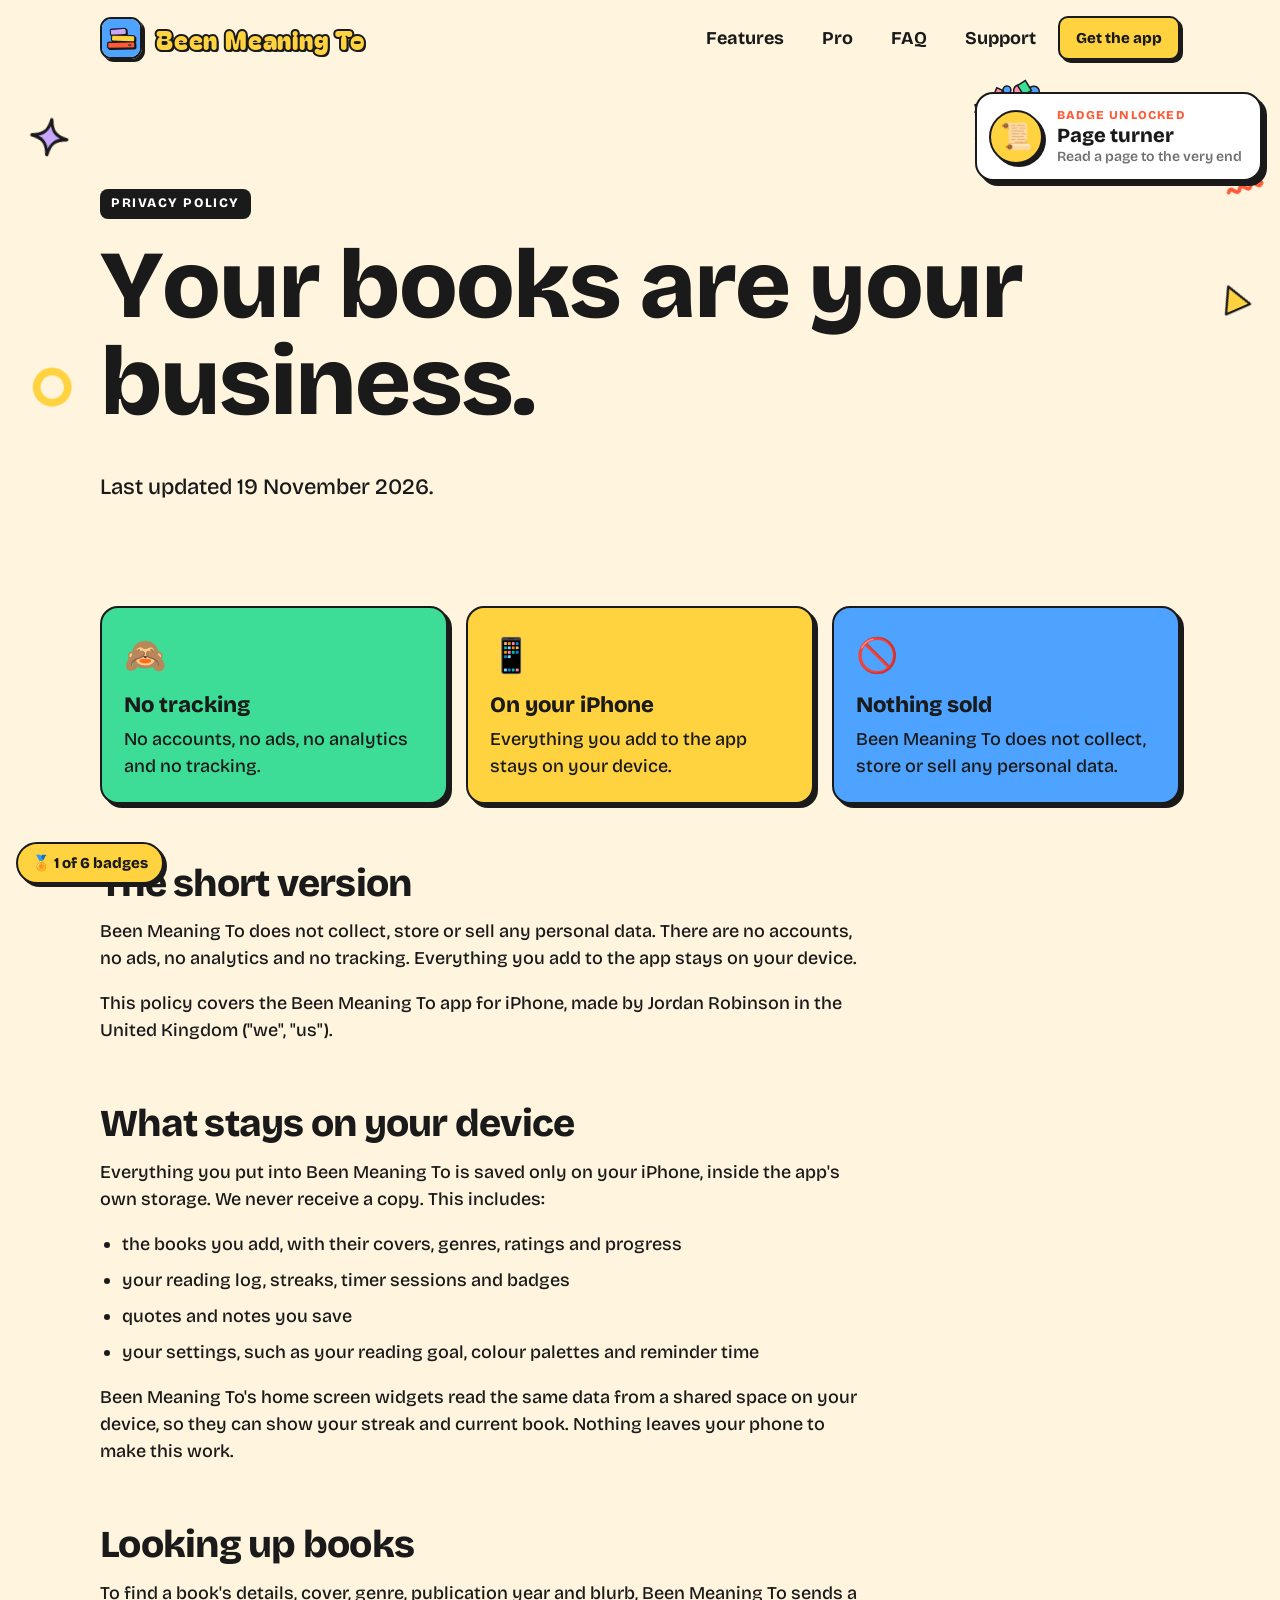
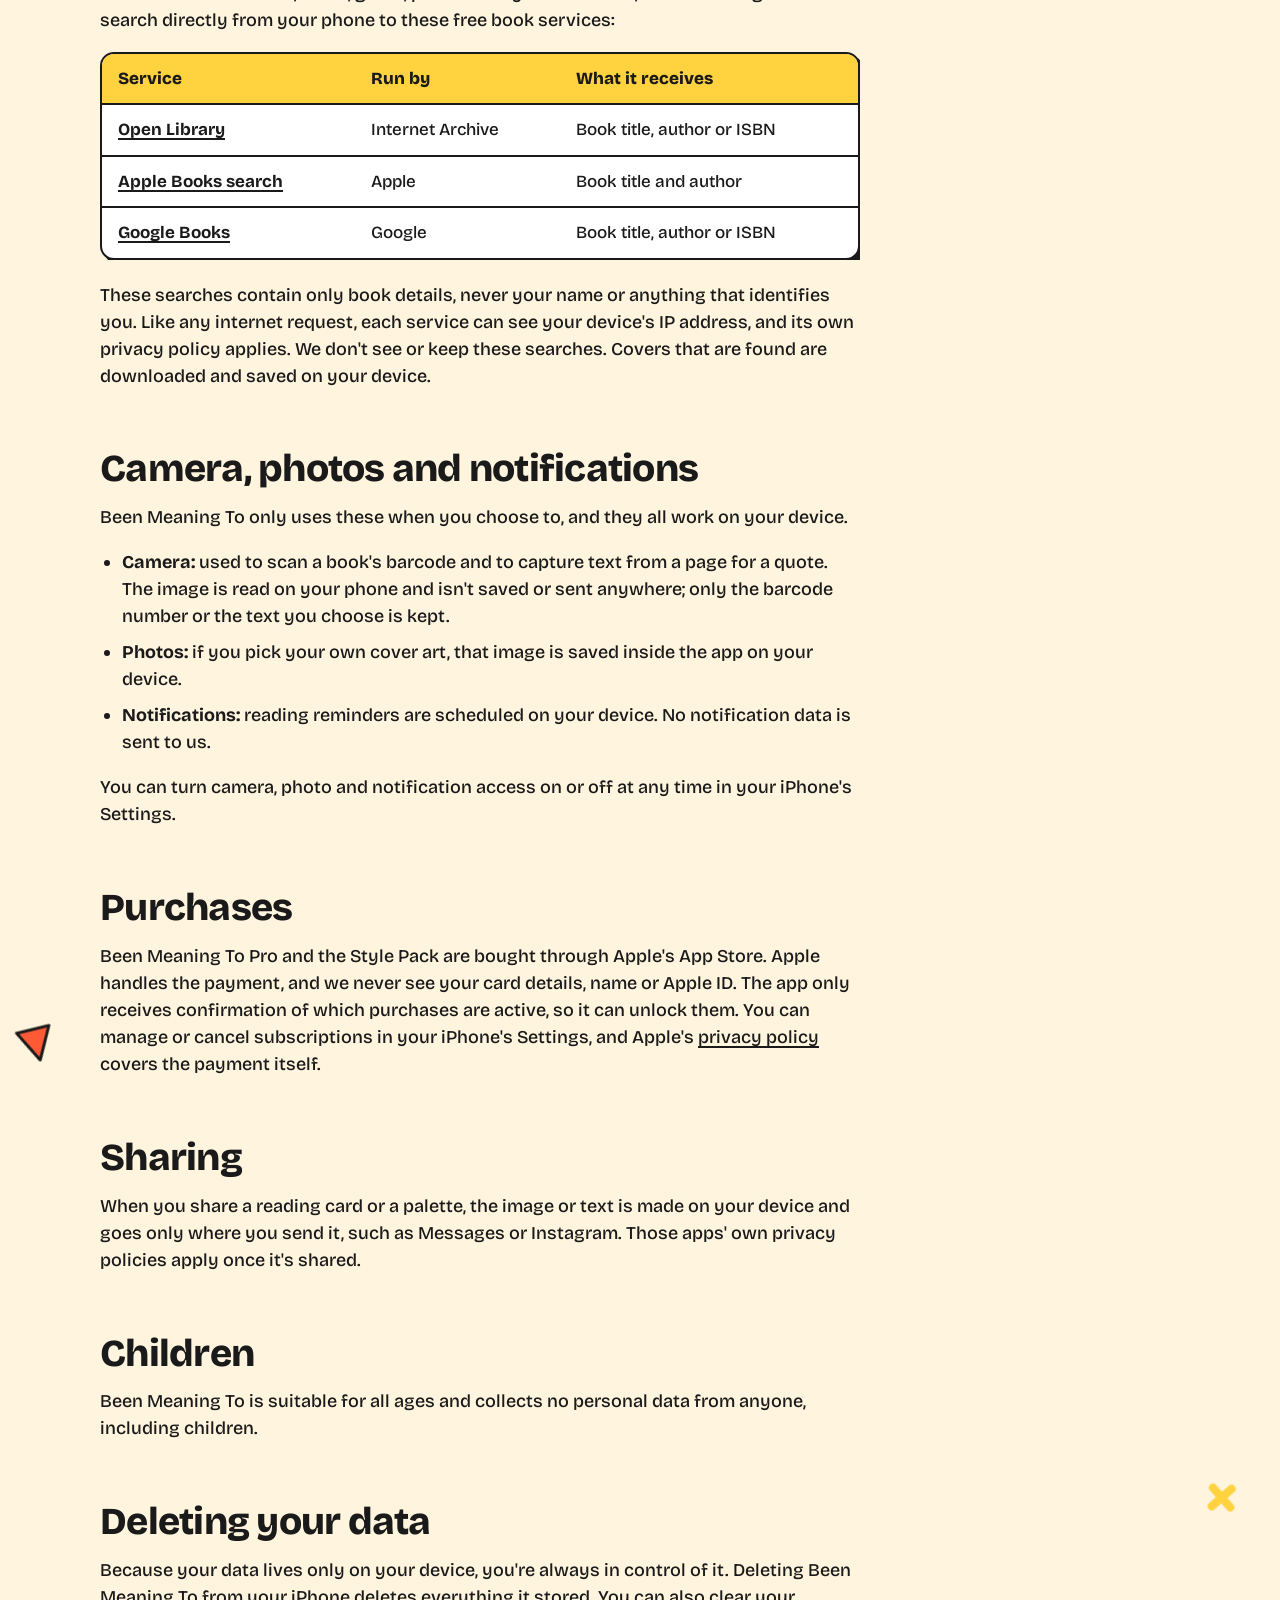
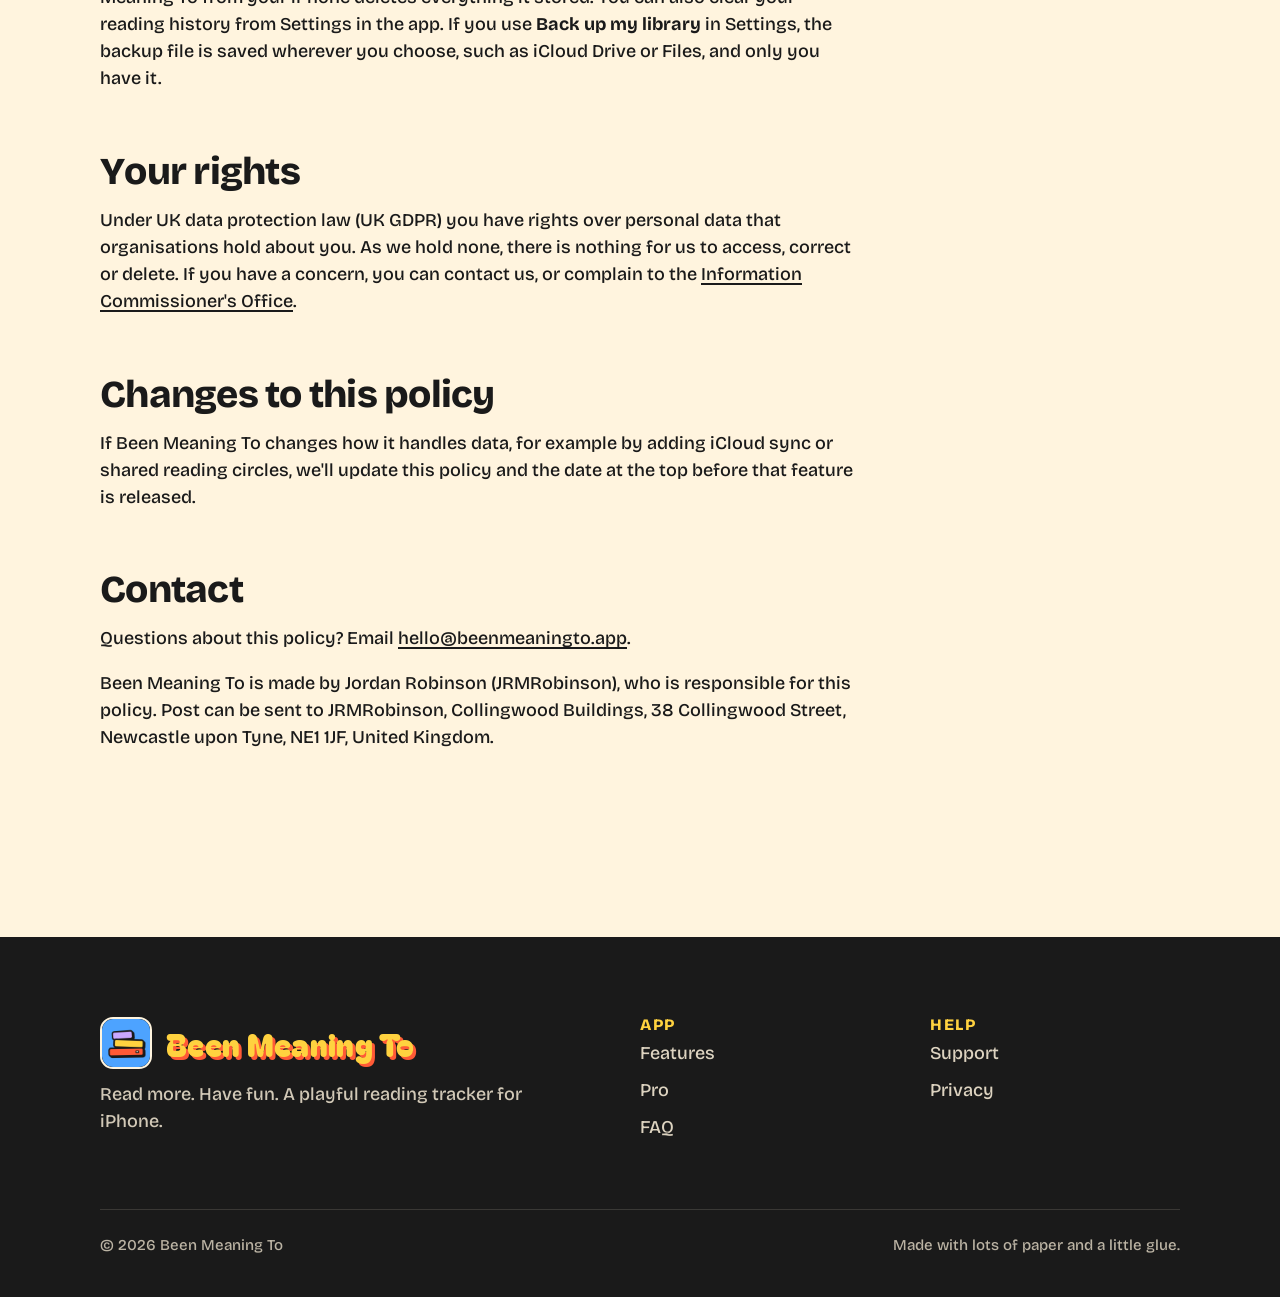
<file: privacy/index.html>
<!doctype html>
<html lang="en-GB">
<head>
  <meta charset="utf-8">
  <meta name="viewport" content="width=device-width, initial-scale=1">
  <title>Been Meaning To Privacy Policy</title>
  <meta name="description" content="Been Meaning To does not collect, store or sell any personal data. No accounts, no ads, no analytics and no tracking. Everything stays on your device.">
  <meta name="theme-color" content="#FFF4DE">
  <link rel="icon" href="../assets/img/icon.png">
  <link rel="apple-touch-icon" href="../assets/img/icon.png">
  <link rel="preconnect" href="https://fonts.googleapis.com">
  <link rel="preconnect" href="https://fonts.gstatic.com" crossorigin>
  <link href="https://fonts.googleapis.com/css2?family=Bricolage+Grotesque:opsz,wght@12..96,500;12..96,600;12..96,700;12..96,800&display=swap" rel="stylesheet">
  <link rel="stylesheet" href="../assets/css/site.css?v=13">
  <link rel="stylesheet" href="../assets/css/pages.css?v=13">
</head>
<body>
<a class="skip" href="#main">Skip to content</a>

<header class="site-header">
  <nav class="wrap nav" aria-label="Main">
    <a class="logo" href="../"><img src="../assets/img/icon.png" alt="" width="42" height="42">Been Meaning To</a>
    <button class="menu-toggle" aria-expanded="false" aria-controls="nav-links"><span></span>Menu</button>
    <ul class="nav-links" id="nav-links">
      <li><a href="../#features">Features</a></li>
      <li><a href="../pro/">Pro</a></li>
      <li><a href="../faq/">FAQ</a></li>
      <li><a href="../support/">Support</a></li>
      <li><a class="btn small" href="#" data-store>Get the app</a></li>
    </ul>
  </nav>
</header>

<main id="main">
  <section class="page-hero">
    <div class="wrap">
      <span class="tag eyebrow reveal">Privacy policy</span>
      <h1 class="reveal" style="--d:.05s">Your books are your business.</h1>
      <p class="lede reveal" style="--d:.1s">Last updated <time datetime="2026-11-19">19 November 2026</time>.</p>
    </div>
  </section>

  <section style="padding-top:0">
    <div class="wrap">
      <div class="privacy-tldr">
        <div class="chunky pop" style="background:var(--mint)"><span class="ico">🙈</span><b>No tracking</b>No accounts, no ads, no analytics and no tracking.</div>
        <div class="chunky pop" style="--d:.08s; background:var(--lemon)"><span class="ico">📱</span><b>On your iPhone</b>Everything you add to the app stays on your device.</div>
        <div class="chunky pop" style="--d:.16s; background:var(--sky)"><span class="ico">🚫</span><b>Nothing sold</b>Been Meaning To does not collect, store or sell any personal data.</div>
      </div>

      <div class="prose reveal">
        <h2>The short version</h2>
        <p>Been Meaning To does not collect, store or sell any personal data. There are no accounts, no ads, no analytics and no tracking. Everything you add to the app stays on your device.</p>
        <p>This policy covers the Been Meaning To app for iPhone, made by Jordan Robinson in the United Kingdom ("we", "us").</p>

        <h2>What stays on your device</h2>
        <p>Everything you put into Been Meaning To is saved only on your iPhone, inside the app's own storage. We never receive a copy. This includes:</p>
        <ul>
          <li>the books you add, with their covers, genres, ratings and progress</li>
          <li>your reading log, streaks, timer sessions and badges</li>
          <li>quotes and notes you save</li>
          <li>your settings, such as your reading goal, colour palettes and reminder time</li>
        </ul>
        <p>Been Meaning To's home screen widgets read the same data from a shared space on your device, so they can show your streak and current book. Nothing leaves your phone to make this work.</p>

        <h2>Looking up books</h2>
        <p>To find a book's details, cover, genre, publication year and blurb, Been Meaning To sends a search directly from your phone to these free book services:</p>
        <div class="table-wrap">
          <table class="services">
            <thead><tr><th scope="col">Service</th><th scope="col">Run by</th><th scope="col">What it receives</th></tr></thead>
            <tbody>
              <tr><td><a href="https://openlibrary.org/help/faq/privacy" rel="noopener">Open Library</a></td><td>Internet Archive</td><td>Book title, author or ISBN</td></tr>
              <tr><td><a href="https://www.apple.com/legal/privacy/" rel="noopener">Apple Books search</a></td><td>Apple</td><td>Book title and author</td></tr>
              <tr><td><a href="https://policies.google.com/privacy" rel="noopener">Google Books</a></td><td>Google</td><td>Book title, author or ISBN</td></tr>
            </tbody>
          </table>
        </div>
        <p>These searches contain only book details, never your name or anything that identifies you. Like any internet request, each service can see your device's IP address, and its own privacy policy applies. We don't see or keep these searches. Covers that are found are downloaded and saved on your device.</p>

        <h2>Camera, photos and notifications</h2>
        <p>Been Meaning To only uses these when you choose to, and they all work on your device.</p>
        <ul>
          <li><b>Camera:</b> used to scan a book's barcode and to capture text from a page for a quote. The image is read on your phone and isn't saved or sent anywhere; only the barcode number or the text you choose is kept.</li>
          <li><b>Photos:</b> if you pick your own cover art, that image is saved inside the app on your device.</li>
          <li><b>Notifications:</b> reading reminders are scheduled on your device. No notification data is sent to us.</li>
        </ul>
        <p>You can turn camera, photo and notification access on or off at any time in your iPhone's Settings.</p>

        <h2>Purchases</h2>
        <p>Been Meaning To Pro and the Style Pack are bought through Apple's App Store. Apple handles the payment, and we never see your card details, name or Apple ID. The app only receives confirmation of which purchases are active, so it can unlock them. You can manage or cancel subscriptions in your iPhone's Settings, and Apple's <a href="https://www.apple.com/legal/privacy/" rel="noopener">privacy policy</a> covers the payment itself.</p>

        <h2>Sharing</h2>
        <p>When you share a reading card or a palette, the image or text is made on your device and goes only where you send it, such as Messages or Instagram. Those apps' own privacy policies apply once it's shared.</p>

        <h2>Children</h2>
        <p>Been Meaning To is suitable for all ages and collects no personal data from anyone, including children.</p>

        <h2>Deleting your data</h2>
        <p>Because your data lives only on your device, you're always in control of it. Deleting Been Meaning To from your iPhone deletes everything it stored. You can also clear your reading history from Settings in the app. If you use <b>Back up my library</b> in Settings, the backup file is saved wherever you choose, such as iCloud Drive or Files, and only you have it.</p>

        <h2>Your rights</h2>
        <p>Under UK data protection law (UK GDPR) you have rights over personal data that organisations hold about you. As we hold none, there is nothing for us to access, correct or delete. If you have a concern, you can contact us, or complain to the <a href="https://ico.org.uk/make-a-complaint/" rel="noopener">Information Commissioner's Office</a>.</p>

        <h2>Changes to this policy</h2>
        <p>If Been Meaning To changes how it handles data, for example by adding iCloud sync or shared reading circles, we'll update this policy and the date at the top before that feature is released.</p>

        <h2>Contact</h2>
        <p>Questions about this policy? Email <a href="mailto:hello@beenmeaningto.app?subject=Been%20Meaning%20To%20privacy">hello@beenmeaningto.app</a>.</p>
        <p>Been Meaning To is made by Jordan Robinson (JRMRobinson), who is responsible for this policy. Post can be sent to JRMRobinson, Collingwood Buildings, 38 Collingwood Street, Newcastle upon Tyne, NE1 1JF, United Kingdom.</p>
      </div>
    </div>
  </section>
</main>

<footer class="site-footer">
  <div class="wrap">
    <div class="foot-grid">
      <div>
        <div class="foot-logo"><img src="../assets/img/icon.png" alt="">Been Meaning To</div>
        <p style="opacity:.8; max-width:24em">Read more. Have fun. A playful reading tracker for iPhone.</p>
      </div>
      <div>
        <h4>App</h4>
        <ul><li><a href="../#features">Features</a></li><li><a href="../pro/">Pro</a></li><li><a href="../faq/">FAQ</a></li></ul>
      </div>
      <div>
        <h4>Help</h4>
        <ul><li><a href="../support/">Support</a></li><li><a href="./">Privacy</a></li></ul>
      </div>
    </div>
    <div class="foot-base"><span>© <span data-year>2026</span> Been Meaning To</span><span>Made with lots of paper and a little glue.</span></div>
  </div>
</footer>

<script src="../assets/js/site.js?v=13"></script>
</body>
</html>
</file>
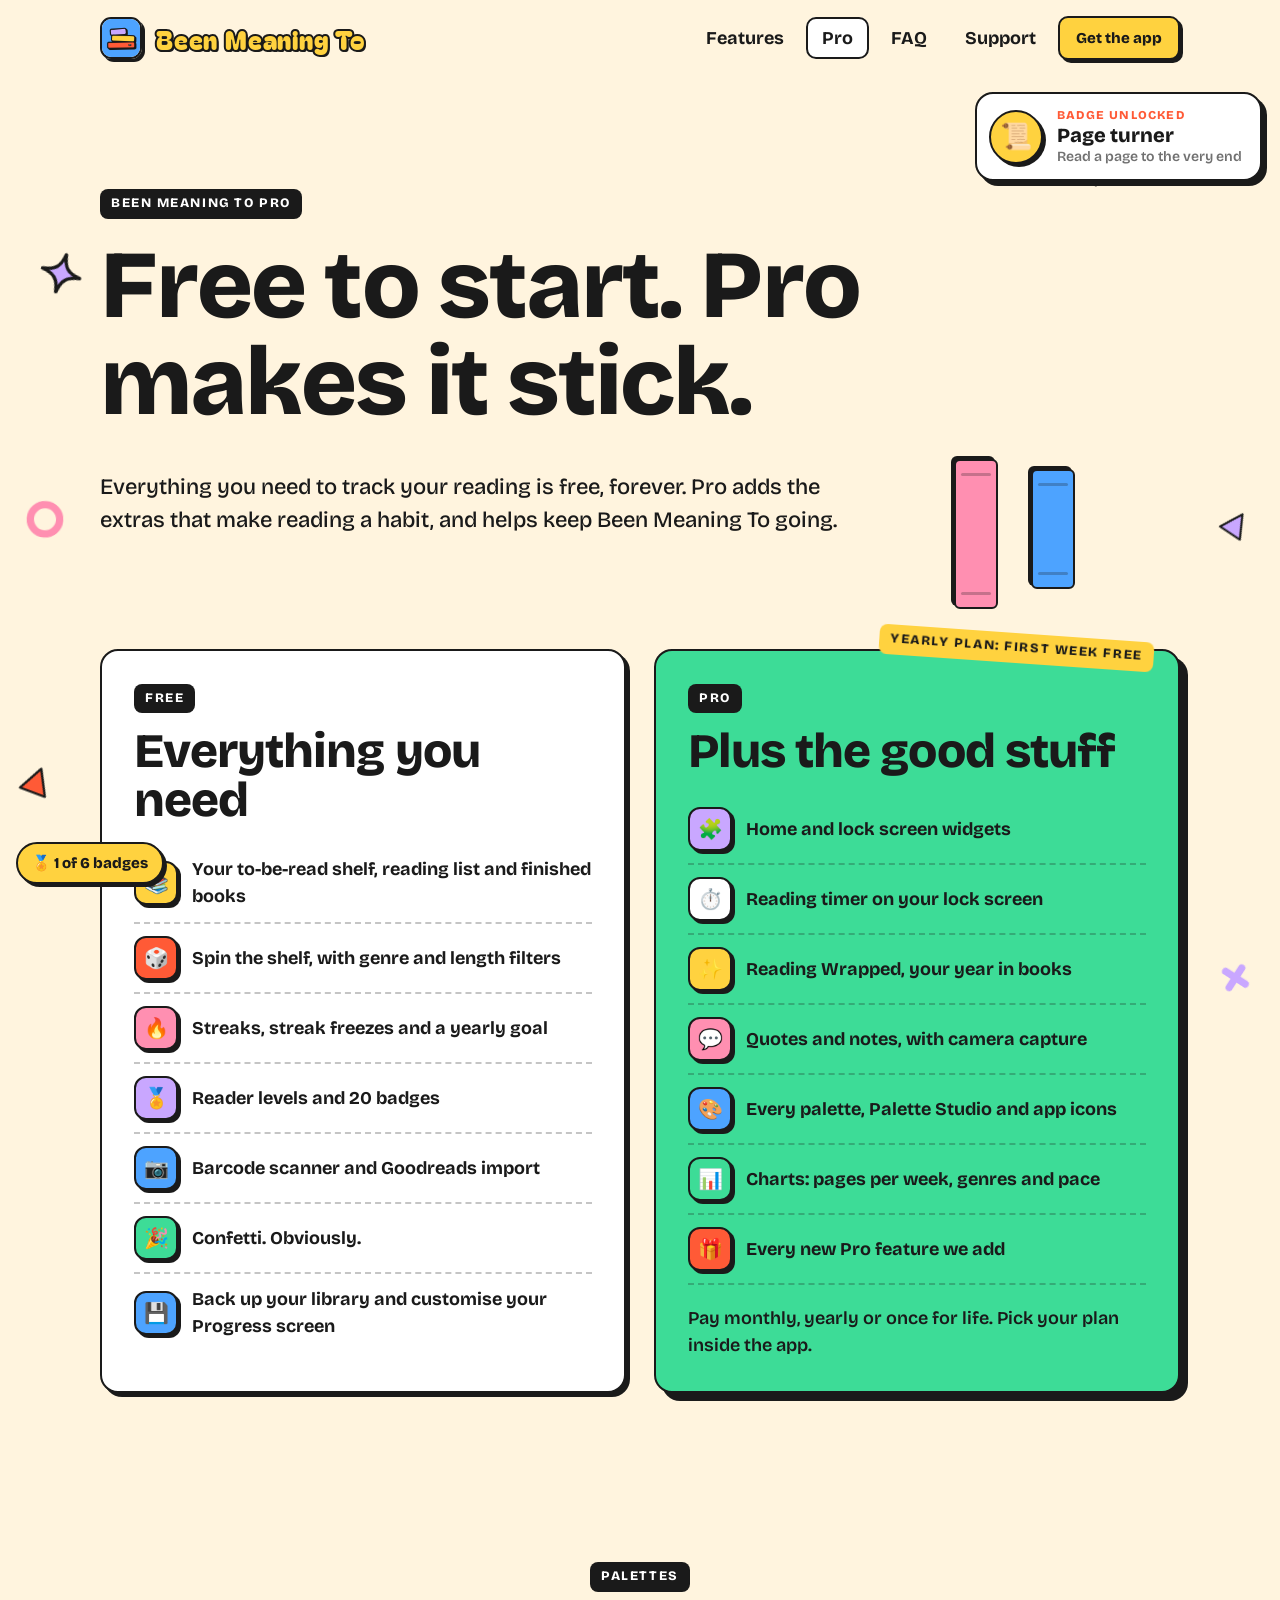
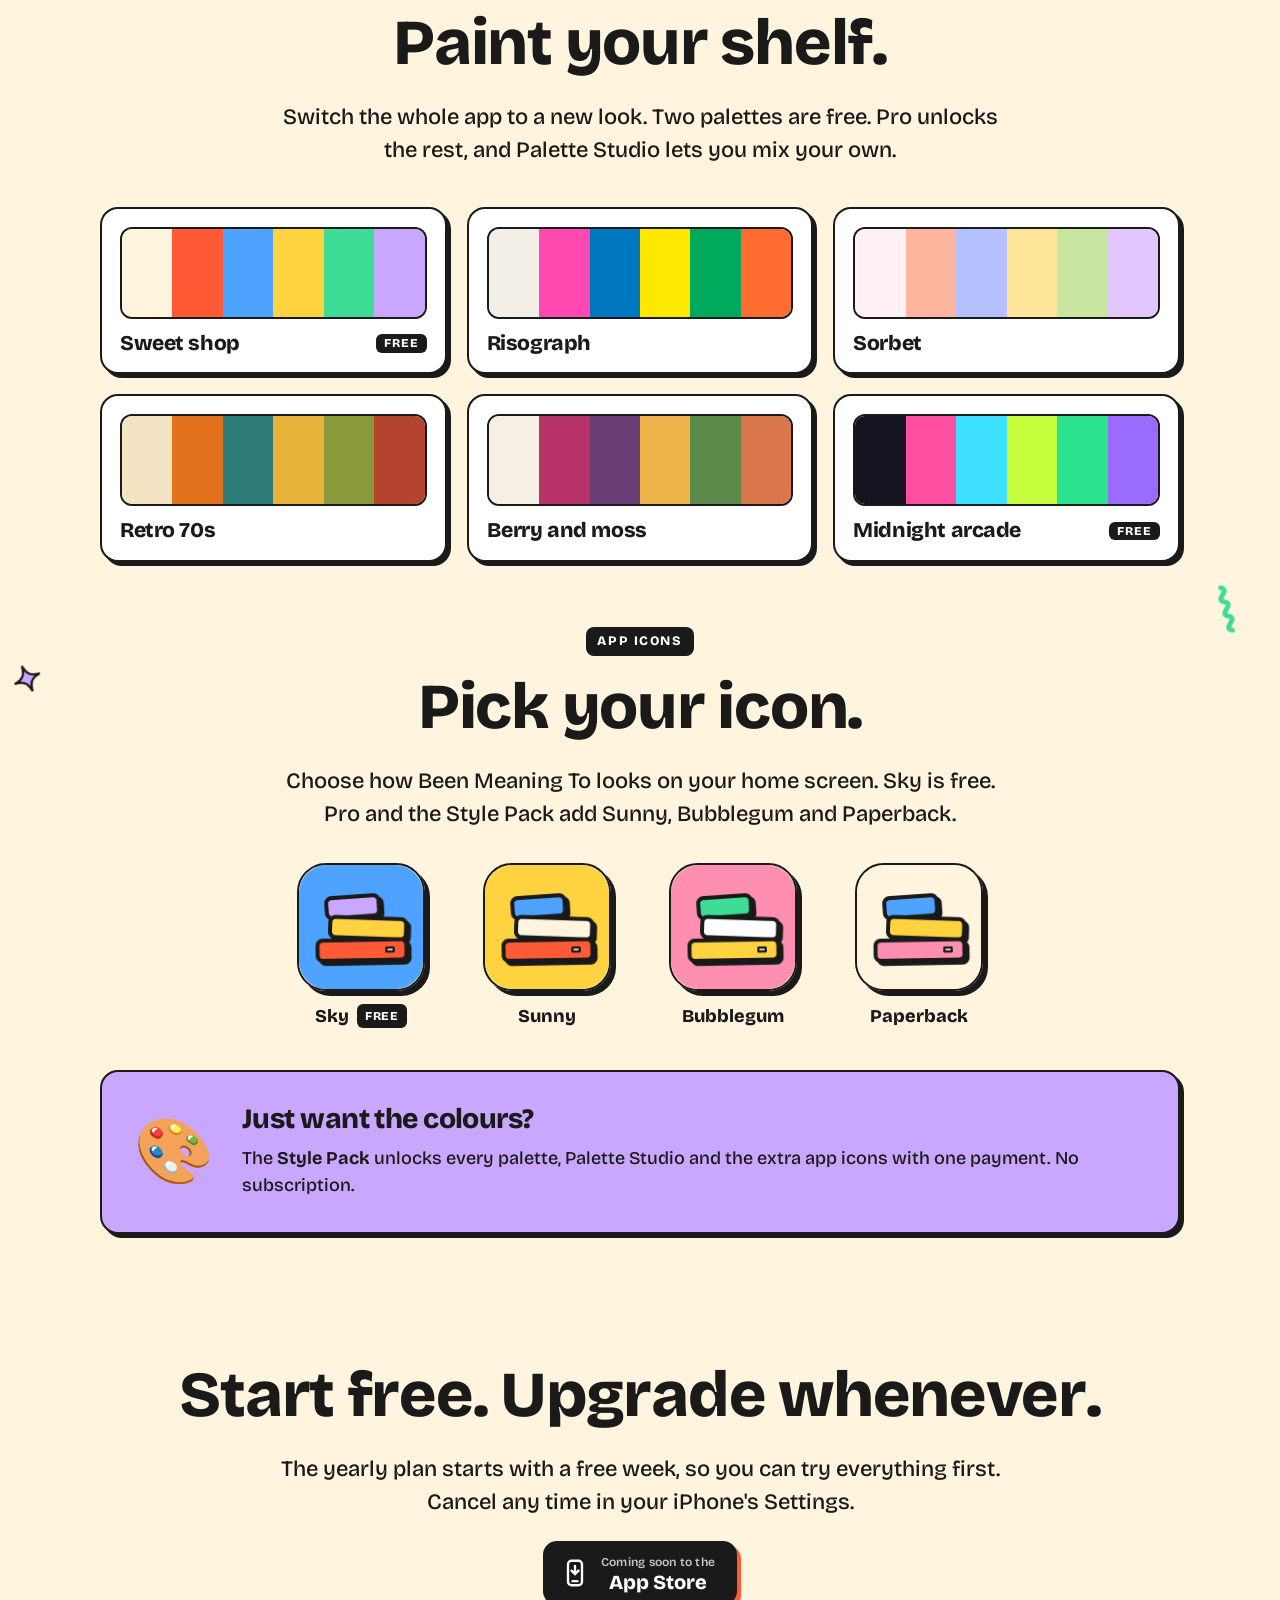
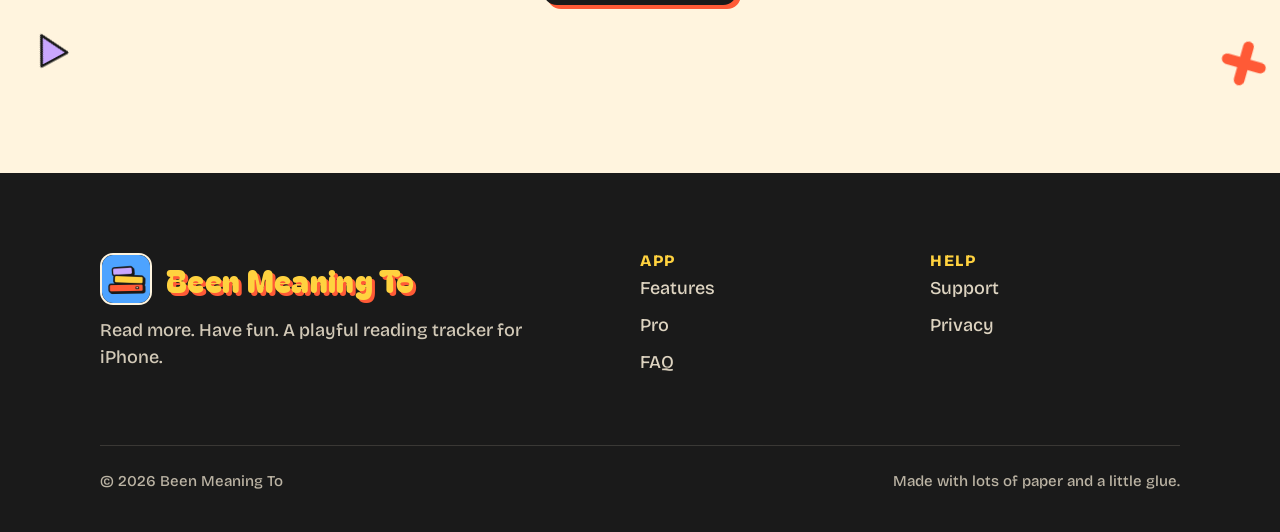
<file: pro/index.html>
<!doctype html>
<html lang="en">
<head>
  <meta charset="utf-8">
  <meta name="viewport" content="width=device-width, initial-scale=1">
  <title>Been Meaning To Pro</title>
  <meta name="description" content="Been Meaning To is free to start. Pro adds widgets, a lock screen reading timer, reading charts, Reading Wrapped, quotes and every colour palette.">
  <meta name="theme-color" content="#FFF4DE">
  <link rel="icon" href="../assets/img/icon.png">
  <link rel="apple-touch-icon" href="../assets/img/icon.png">
  <link rel="preconnect" href="https://fonts.googleapis.com">
  <link rel="preconnect" href="https://fonts.gstatic.com" crossorigin>
  <link href="https://fonts.googleapis.com/css2?family=Bricolage+Grotesque:opsz,wght@12..96,500;12..96,600;12..96,700;12..96,800&display=swap" rel="stylesheet">
  <link rel="stylesheet" href="../assets/css/site.css?v=13">
  <link rel="stylesheet" href="../assets/css/pages.css?v=13">
</head>
<body>
<a class="skip" href="#main">Skip to content</a>

<header class="site-header">
  <nav class="wrap nav" aria-label="Main">
    <a class="logo" href="../"><img src="../assets/img/icon.png" alt="" width="42" height="42">Been Meaning To</a>
    <button class="menu-toggle" aria-expanded="false" aria-controls="nav-links"><span></span>Menu</button>
    <ul class="nav-links" id="nav-links">
      <li><a href="../#features">Features</a></li>
      <li><a href="./" aria-current="page">Pro</a></li>
      <li><a href="../faq/">FAQ</a></li>
      <li><a href="../support/">Support</a></li>
      <li><a class="btn small" href="#" data-store>Get the app</a></li>
    </ul>
  </nav>
</header>

<main id="main">
  <section class="page-hero">
    <div class="wrap">
      <span class="tag eyebrow reveal">Been Meaning To Pro</span>
      <h1 class="reveal" style="--d:.05s">Free to start. Pro makes it stick.</h1>
      <p class="lede reveal" style="--d:.1s">Everything you need to track your reading is free, forever. Pro adds the extras that make reading a habit, and helps keep Been Meaning To going.</p>
    </div>
    <svg class="float-spark" style="top:60px; right:12%; color:var(--lemon)" viewBox="0 0 24 24" aria-hidden="true"><path d="M12 1.5c.8 5.6 2.9 7.7 8.5 8.5v.1c-5.6.8-7.7 2.9-8.5 8.5h-.1C11.1 13 9 10.9 3.4 10.1V10c5.6-.8 7.7-2.9 8.5-8.5z" fill="currentColor" stroke="#1A1A1A" stroke-width="1.5" stroke-linejoin="round"/></svg>
    <div class="float-spine spine" style="--c:var(--pink); --h:150px; bottom:20px; right:22%; --r:12deg" aria-hidden="true"></div>
    <div class="float-spine spine" style="--c:var(--sky); --h:120px; bottom:40px; right:16%; --r:-8deg; animation-delay:-2s" aria-hidden="true"></div>
  </section>

  <section style="padding-top:20px">
    <div class="wrap plans">
      <div class="chunky plan reveal">
        <span class="tag">Free</span>
        <h2 style="margin-top:14px">Everything you need</h2>
        <div class="perk"><span class="ico" style="--c:var(--lemon)">📚</span>Your to-be-read shelf, reading list and finished books</div>
        <div class="perk"><span class="ico" style="--c:var(--tomato)">🎲</span>Spin the shelf, with genre and length filters</div>
        <div class="perk"><span class="ico" style="--c:var(--pink)">🔥</span>Streaks, streak freezes and a yearly goal</div>
        <div class="perk"><span class="ico" style="--c:var(--lilac)">🏅</span>Reader levels and 20 badges</div>
        <div class="perk"><span class="ico" style="--c:var(--sky)">📷</span>Barcode scanner and Goodreads import</div>
        <div class="perk"><span class="ico" style="--c:var(--mint)">🎉</span>Confetti. Obviously.</div>
        <div class="perk"><span class="ico" style="--c:var(--sky)">💾</span>Back up your library and customise your Progress screen</div>
      </div>

      <div class="chunky plan pro reveal" style="--d:.1s">
        <span class="tag ribbon">Yearly plan: first week free</span>
        <span class="tag">Pro</span>
        <h2 style="margin-top:14px">Plus the good stuff</h2>
        <div class="perk"><span class="ico" style="--c:var(--lilac)">🧩</span>Home and lock screen widgets</div>
        <div class="perk"><span class="ico" style="--c:var(--paper)">⏱️</span>Reading timer on your lock screen</div>
        <div class="perk"><span class="ico" style="--c:var(--lemon)">✨</span>Reading Wrapped, your year in books</div>
        <div class="perk"><span class="ico" style="--c:var(--pink)">💬</span>Quotes and notes, with camera capture</div>
        <div class="perk"><span class="ico" style="--c:var(--sky)">🎨</span>Every palette, Palette Studio and app icons</div>
        <div class="perk"><span class="ico" style="--c:var(--mint)">📊</span>Charts: pages per week, genres and pace</div>
        <div class="perk"><span class="ico" style="--c:var(--tomato)">🎁</span>Every new Pro feature we add</div>
        <p style="margin:20px 0 0; font-weight:600">Pay monthly, yearly or once for life. Pick your plan inside the app.</p>
      </div>
    </div>
  </section>

  <section style="padding-top:40px">
    <div class="wrap">
      <div class="center reveal">
        <span class="tag eyebrow">Palettes</span>
        <h2>Paint your shelf.</h2>
        <p class="lede">Switch the whole app to a new look. Two palettes are free. Pro unlocks the rest, and Palette Studio lets you mix your own.</p>
      </div>

      <div class="palettes">
        <button class="chunky palette pop" style="--d:0s">
          <div class="swatch" style="background:#FFF4DE"><i style="background:#FFF4DE"></i><i style="background:#FF5A36"></i><i style="background:#4DA3FF"></i><i style="background:#FFD23F"></i><i style="background:#3DDC97"></i><i style="background:#C9A7FF"></i></div>
          <h3>Sweet shop <span class="free">Free</span></h3>
        </button>
        <button class="chunky palette pop" style="--d:.06s">
          <div class="swatch"><i style="background:#F4EFE6"></i><i style="background:#FF48B0"></i><i style="background:#0078BF"></i><i style="background:#FFE800"></i><i style="background:#00A95C"></i><i style="background:#FF6C2F"></i></div>
          <h3>Risograph</h3>
        </button>
        <button class="chunky palette pop" style="--d:.12s">
          <div class="swatch"><i style="background:#FFF0F3"></i><i style="background:#FFB59E"></i><i style="background:#B5C2FF"></i><i style="background:#FFE59A"></i><i style="background:#C8E6A0"></i><i style="background:#E2C6FF"></i></div>
          <h3>Sorbet</h3>
        </button>
        <button class="chunky palette pop" style="--d:.18s">
          <div class="swatch"><i style="background:#F3E3C3"></i><i style="background:#E2711D"></i><i style="background:#2E7D78"></i><i style="background:#E8B33A"></i><i style="background:#8A9A3B"></i><i style="background:#B5442E"></i></div>
          <h3>Retro 70s</h3>
        </button>
        <button class="chunky palette pop" style="--d:.24s">
          <div class="swatch"><i style="background:#F6EFE4"></i><i style="background:#B8336A"></i><i style="background:#6B3E75"></i><i style="background:#F0B44C"></i><i style="background:#5C8A4A"></i><i style="background:#D9774A"></i></div>
          <h3>Berry and moss</h3>
        </button>
        <button class="chunky palette pop" style="--d:.3s">
          <div class="swatch"><i style="background:#15131F"></i><i style="background:#FF4FA3"></i><i style="background:#3DE0FF"></i><i style="background:#C6FF3D"></i><i style="background:#2BE38F"></i><i style="background:#9B6BFF"></i></div>
          <h3>Midnight arcade <span class="free">Free</span></h3>
        </button>
      </div>

      <div class="center reveal" style="margin-top:64px">
        <span class="tag eyebrow">App icons</span>
        <h2>Pick your icon.</h2>
        <p class="lede">Choose how Been Meaning To looks on your home screen. Sky is free. Pro and the Style Pack add Sunny, Bubblegum and Paperback.</p>
      </div>
      <div class="app-icons reveal">
        <figure><img src="../assets/img/icons/sky.png" alt="Sky app icon: a pile of three books on blue" width="128" height="128"><figcaption>Sky <span class="free">Free</span></figcaption></figure>
        <figure><img src="../assets/img/icons/sunny.png" alt="Sunny app icon: a pile of three books on yellow" width="128" height="128"><figcaption>Sunny</figcaption></figure>
        <figure><img src="../assets/img/icons/bubblegum.png" alt="Bubblegum app icon: a pile of three books on pink" width="128" height="128"><figcaption>Bubblegum</figcaption></figure>
        <figure><img src="../assets/img/icons/paperback.png" alt="Paperback app icon: a pile of three books on cream" width="128" height="128"><figcaption>Paperback</figcaption></figure>
      </div>

      <div class="chunky style-pack reveal">
        <div class="ico" aria-hidden="true">🎨</div>
        <div>
          <h3>Just want the colours?</h3>
          <p style="margin:0">The <b>Style Pack</b> unlocks every palette, Palette Studio and the extra app icons with one payment. No subscription.</p>
        </div>
      </div>
    </div>
  </section>

  <section style="padding-top:0">
    <div class="wrap center reveal">
      <h2>Start free. Upgrade whenever.</h2>
      <p class="lede">The yearly plan starts with a free week, so you can try everything first. Cancel any time in your iPhone's Settings.</p>
      <a class="store" href="#" data-store>
        <svg viewBox="0 0 24 24"><rect x="6" y="1.5" width="12" height="21" rx="3" fill="none" stroke="currentColor" stroke-width="2"/><path d="M10 19h4" stroke="currentColor" stroke-width="2" stroke-linecap="round"/><path d="M12 6v7m-3-3 3 3 3-3" fill="none" stroke="currentColor" stroke-width="2" stroke-linecap="round" stroke-linejoin="round"/></svg>
        <span><small>Coming soon to the</small><b>App Store</b></span>
      </a>
    </div>
  </section>
</main>

<footer class="site-footer">
  <div class="wrap">
    <div class="foot-grid">
      <div>
        <div class="foot-logo"><img src="../assets/img/icon.png" alt="">Been Meaning To</div>
        <p style="opacity:.8; max-width:24em">Read more. Have fun. A playful reading tracker for iPhone.</p>
      </div>
      <div>
        <h4>App</h4>
        <ul><li><a href="../#features">Features</a></li><li><a href="./">Pro</a></li><li><a href="../faq/">FAQ</a></li></ul>
      </div>
      <div>
        <h4>Help</h4>
        <ul><li><a href="../support/">Support</a></li><li><a href="../privacy/">Privacy</a></li></ul>
      </div>
    </div>
    <div class="foot-base"><span>© <span data-year>2026</span> Been Meaning To</span><span>Made with lots of paper and a little glue.</span></div>
  </div>
</footer>

<script src="../assets/js/site.js?v=13"></script>
</body>
</html>
</file>
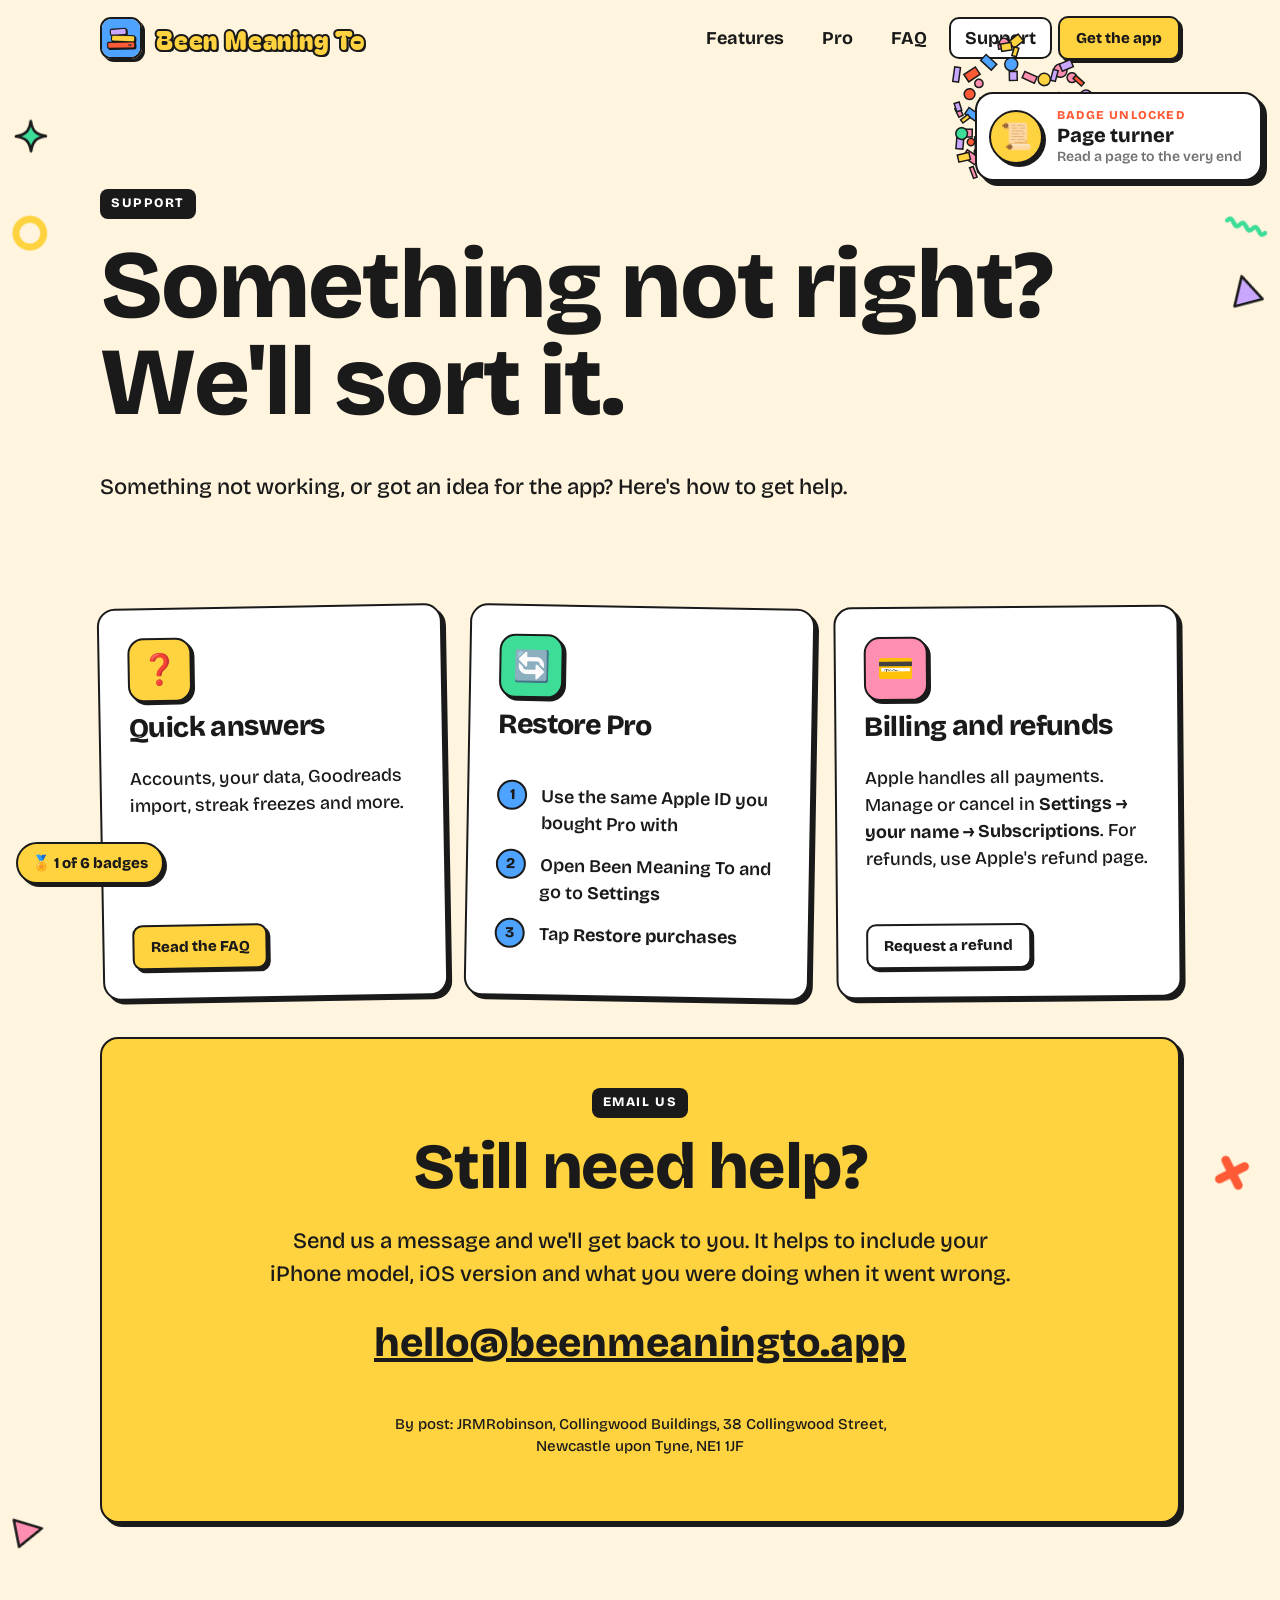
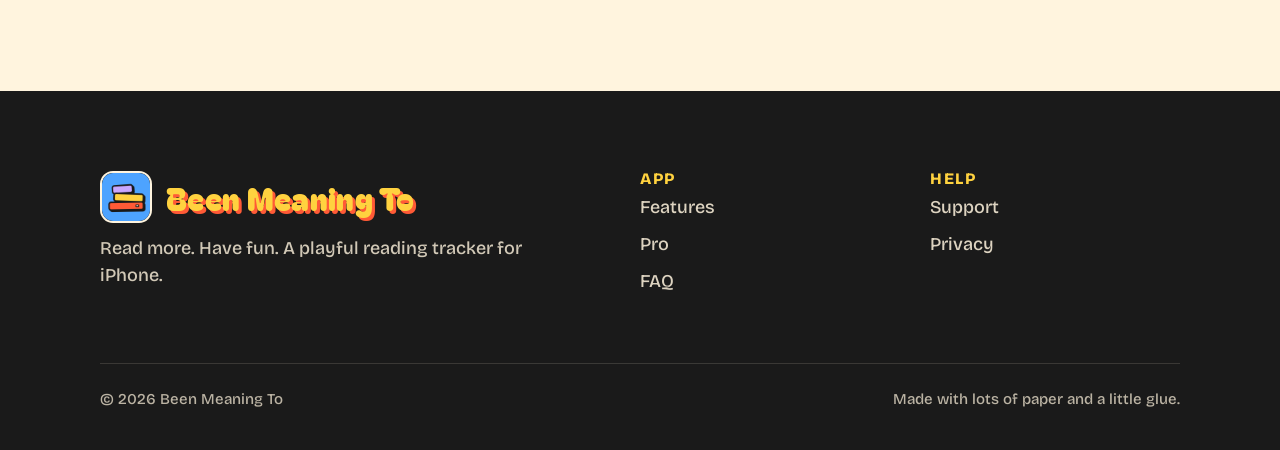
<file: support/index.html>
<!doctype html>
<html lang="en">
<head>
  <meta charset="utf-8">
  <meta name="viewport" content="width=device-width, initial-scale=1">
  <title>Been Meaning To Support</title>
  <meta name="description" content="Get help with Been Meaning To, the playful iPhone reading tracker.">
  <meta name="theme-color" content="#FFF4DE">
  <link rel="icon" href="../assets/img/icon.png">
  <link rel="apple-touch-icon" href="../assets/img/icon.png">
  <link rel="preconnect" href="https://fonts.googleapis.com">
  <link rel="preconnect" href="https://fonts.gstatic.com" crossorigin>
  <link href="https://fonts.googleapis.com/css2?family=Bricolage+Grotesque:opsz,wght@12..96,500;12..96,600;12..96,700;12..96,800&display=swap" rel="stylesheet">
  <link rel="stylesheet" href="../assets/css/site.css?v=13">
  <link rel="stylesheet" href="../assets/css/pages.css?v=13">
</head>
<body>
<a class="skip" href="#main">Skip to content</a>

<header class="site-header">
  <nav class="wrap nav" aria-label="Main">
    <a class="logo" href="../"><img src="../assets/img/icon.png" alt="" width="42" height="42">Been Meaning To</a>
    <button class="menu-toggle" aria-expanded="false" aria-controls="nav-links"><span></span>Menu</button>
    <ul class="nav-links" id="nav-links">
      <li><a href="../#features">Features</a></li>
      <li><a href="../pro/">Pro</a></li>
      <li><a href="../faq/">FAQ</a></li>
      <li><a href="./" aria-current="page">Support</a></li>
      <li><a class="btn small" href="#" data-store>Get the app</a></li>
    </ul>
  </nav>
</header>

<main id="main">
  <section class="page-hero">
    <div class="wrap">
      <span class="tag eyebrow reveal">Support</span>
      <h1 class="reveal" style="--d:.05s">Something not right? We'll sort it.</h1>
      <p class="lede reveal" style="--d:.1s">Something not working, or got an idea for the app? Here's how to get help.</p>
    </div>
  </section>

  <section style="padding-top:10px">
    <div class="wrap">
      <div class="support-grid">
        <div class="chunky support-card reveal" style="--r:-1deg">
          <div class="ico" style="--c:var(--lemon)">❓</div>
          <h3>Quick answers</h3>
          <p>Accounts, your data, Goodreads import, streak freezes and more.</p>
          <a class="btn small" href="../faq/">Read the FAQ</a>
        </div>
        <div class="chunky support-card reveal" style="--d:.08s; --r:1deg">
          <div class="ico" style="--c:var(--mint)">🔄</div>
          <h3>Restore Pro</h3>
          <ol class="steps">
            <li><span>Use the same Apple ID you bought Pro with</span></li>
            <li><span>Open Been Meaning To and go to <b>Settings</b></span></li>
            <li><span>Tap <b>Restore purchases</b></span></li>
          </ol>
        </div>
        <div class="chunky support-card reveal" style="--d:.16s; --r:-.5deg">
          <div class="ico" style="--c:var(--pink)">💳</div>
          <h3>Billing and refunds</h3>
          <p>Apple handles all payments. Manage or cancel in <b>Settings → your name → Subscriptions</b>. For refunds, use Apple's refund page.</p>
          <a class="btn small paper" href="https://reportaproblem.apple.com" rel="noopener">Request a refund</a>
        </div>
      </div>

      <div class="chunky email-card reveal">
        <span class="tag">Email us</span>
        <h2 style="margin-top:16px">Still need help?</h2>
        <p class="lede" style="margin-left:auto; margin-right:auto">Send us a message and we'll get back to you. It helps to include your iPhone model, iOS version and what you were doing when it went wrong.</p>
        <p class="addr"><a href="mailto:hello@beenmeaningto.app?subject=Been%20Meaning%20To%20help">hello@beenmeaningto.app</a></p>
        <p class="lede" style="margin-left:auto; margin-right:auto; font-size:15px">By post: JRMRobinson, Collingwood Buildings, 38 Collingwood Street, Newcastle upon Tyne, NE1 1JF</p>
      </div>
    </div>
  </section>
</main>

<footer class="site-footer">
  <div class="wrap">
    <div class="foot-grid">
      <div>
        <div class="foot-logo"><img src="../assets/img/icon.png" alt="">Been Meaning To</div>
        <p style="opacity:.8; max-width:24em">Read more. Have fun. A playful reading tracker for iPhone.</p>
      </div>
      <div>
        <h4>App</h4>
        <ul><li><a href="../#features">Features</a></li><li><a href="../pro/">Pro</a></li><li><a href="../faq/">FAQ</a></li></ul>
      </div>
      <div>
        <h4>Help</h4>
        <ul><li><a href="./">Support</a></li><li><a href="../privacy/">Privacy</a></li></ul>
      </div>
    </div>
    <div class="foot-base"><span>© <span data-year>2026</span> Been Meaning To</span><span>Made with lots of paper and a little glue.</span></div>
  </div>
</footer>

<script src="../assets/js/site.js?v=13"></script>
</body>
</html>
</file>
<file: assets/css/site.css>
/* Been Meaning To — website styles
   Matches the app's "Sweet shop" palette: flat colour, thick ink outlines, hard offset shadows. */

@font-face {
  font-family: "Stacks Display";
  src: url("../fonts/StacksDisplay-ExtraBold.ttf") format("truetype");
  font-weight: 800;
  font-display: swap;
}
@font-face {
  font-family: "Stacks Display";
  src: url("../fonts/StacksDisplay-SemiBold.ttf") format("truetype");
  font-weight: 600;
  font-display: swap;
}

@font-face {
  font-family: "Loud Logo";
  src: url("../fonts/BagelFatOne.woff2") format("woff2");
  font-weight: 400;
  font-display: swap;
}
:root {
  --ground: #FFF4DE;
  --ink: #1A1A1A;
  --paper: #FFFFFF;
  --tomato: #FF5A36;
  --sky: #4DA3FF;
  --lemon: #FFD23F;
  --mint: #3DDC97;
  --lilac: #C9A7FF;
  --pink: #FF8FB1;
  --orange: #FFA94D;
  --muted: rgba(26, 26, 26, .62);

  --stroke: 2.5px;
  --radius: 18px;
  --shadow: 4px;

  --display: "Stacks Display", "Bricolage Grotesque", system-ui, sans-serif;
  --body: "Bricolage Grotesque", system-ui, -apple-system, sans-serif;

  --wrap: 1160px;
  --gutter: clamp(16px, 4vw, 40px);
  --bounce: cubic-bezier(.34, 1.56, .64, 1);
}

*, *::before, *::after { box-sizing: border-box; }
html { scroll-behavior: smooth; -webkit-text-size-adjust: 100%; }
body {
  margin: 0;
  background: var(--ground);
  color: var(--ink);
  font-family: var(--body);
  font-weight: 500;
  font-size: 18px;
  line-height: 1.5;
  overflow-x: hidden;
}
img { max-width: 100%; display: block; }
a { color: inherit; }
h1, h2, h3, h4 { font-family: var(--display); font-weight: 800; line-height: 1.02; margin: 0 0 .4em; letter-spacing: -.02em; }
h1 { font-size: clamp(46px, 8vw, 96px); }
h2 { font-size: clamp(36px, 5.5vw, 64px); }
h3 { font-size: clamp(22px, 2.4vw, 28px); }
p { margin: 0 0 1em; }
.muted { color: var(--muted); }
.wrap { max-width: var(--wrap); margin: 0 auto; padding: 0 var(--gutter); }
.skip { position: absolute; left: -999px; }
.skip:focus { left: 16px; top: 16px; z-index: 100; }
:focus-visible { outline: 3px solid var(--sky); outline-offset: 3px; }

/* ---------- Chunky building blocks ---------- */
.chunky {
  background: var(--paper);
  border: var(--stroke) solid var(--ink);
  border-radius: var(--radius);
  box-shadow: var(--shadow) var(--shadow) 0 var(--ink);
}
.tag {
  display: inline-block;
  background: var(--ink); color: var(--paper);
  font-family: var(--display); font-weight: 800;
  font-size: 13px; letter-spacing: .12em; text-transform: uppercase;
  padding: 5px 11px; border-radius: 8px;
}
.pill {
  display: inline-flex; align-items: center; gap: 6px;
  border: var(--stroke) solid var(--ink); border-radius: 999px;
  padding: 4px 14px; font-weight: 700; font-size: 15px;
  background: var(--paper);
}

.btn {
  --fill: var(--lemon);
  position: relative; display: inline-flex; align-items: center; justify-content: center; gap: 10px;
  font-family: var(--display); font-weight: 800; font-size: 19px;
  color: var(--ink); text-decoration: none; cursor: pointer;
  background: var(--fill);
  border: var(--stroke) solid var(--ink); border-radius: 14px;
  box-shadow: 4px 4px 0 var(--ink);
  padding: 14px 24px;
  transition: transform .12s ease, box-shadow .12s ease;
}
.btn:hover { animation: wobble .5s var(--bounce); }
.btn:active { transform: translate(4px, 4px); box-shadow: 0 0 0 var(--ink); animation: none; }
.btn.small { font-size: 15px; padding: 9px 16px; border-radius: 10px; box-shadow: 3px 3px 0 var(--ink); }
.btn.small:active { transform: translate(3px, 3px); }
.btn.tomato { --fill: var(--tomato); color: var(--paper); }
.btn.mint { --fill: var(--mint); }
.btn.sky { --fill: var(--sky); }
.btn.paper { --fill: var(--paper); }
.btn.ink { --fill: var(--ink); color: var(--paper); box-shadow: 4px 4px 0 var(--tomato); }

/* App Store "coming soon" badge */
.store {
  display: inline-flex; align-items: center; gap: 12px;
  background: var(--ink); color: var(--paper); text-decoration: none;
  border: var(--stroke) solid var(--ink); border-radius: 14px;
  box-shadow: 4px 4px 0 var(--tomato);
  padding: 10px 20px 10px 16px; cursor: pointer;
  transition: transform .12s ease, box-shadow .12s ease;
}
.store:hover { animation: wobble .5s var(--bounce); }
.store:active { transform: translate(4px, 4px); box-shadow: 0 0 0 var(--tomato); }
.store svg { width: 28px; height: 28px; flex: none; }
.store small { display: block; font-size: 12px; opacity: .75; font-weight: 600; letter-spacing: .02em; }
.store b { display: block; font-family: var(--display); font-weight: 800; font-size: 20px; line-height: 1.1; }

/* ---------- Header ---------- */
.site-header {
  position: sticky; top: 0; z-index: 50;
  background: color-mix(in srgb, var(--ground) 88%, transparent);
  backdrop-filter: blur(10px); -webkit-backdrop-filter: blur(10px);
  border-bottom: var(--stroke) solid transparent;
  transition: border-color .2s;
}
.site-header.scrolled { border-bottom-color: var(--ink); }
.nav { display: flex; align-items: center; justify-content: space-between; gap: 16px; height: 76px; }
.logo { display: inline-flex; align-items: center; gap: 14px; text-decoration: none; font-family: "Loud Logo", var(--display); font-weight: 400; font-size: 26px; letter-spacing: .03em; word-spacing: .04em; color: var(--lemon); -webkit-text-stroke: 4px var(--ink); paint-order: stroke fill; text-shadow: 2px 2px 0 var(--ink); }
.logo img { width: 42px; height: 42px; border-radius: 11px; border: var(--stroke) solid var(--ink); box-shadow: 3px 3px 0 var(--ink); transition: transform .4s var(--bounce); }
.logo:hover img { transform: rotate(-12deg) scale(1.08); }
.nav-links { display: flex; align-items: center; gap: 6px; list-style: none; margin: 0; padding: 0; }
.nav-links a:not(.btn) {
  text-decoration: none; font-weight: 700; padding: 8px 14px; border-radius: 10px;
  border: var(--stroke) solid transparent; transition: background .15s, border-color .15s;
}
.nav-links a:not(.btn):hover, .nav-links a[aria-current="page"] { background: var(--paper); border-color: var(--ink); }
.menu-toggle { display: none; }

@media (max-width: 820px) {
  .menu-toggle {
    display: inline-flex; align-items: center; justify-content: center;
    width: 46px; height: 46px; background: var(--lemon);
    border: var(--stroke) solid var(--ink); border-radius: 12px; box-shadow: 3px 3px 0 var(--ink);
    cursor: pointer; font-size: 0;
  }
  .menu-toggle span, .menu-toggle span::before, .menu-toggle span::after {
    display: block; width: 20px; height: 3px; background: var(--ink); border-radius: 3px; position: relative; transition: transform .25s var(--bounce), opacity .2s;
  }
  .menu-toggle span::before, .menu-toggle span::after { content: ""; position: absolute; left: 0; }
  .menu-toggle span::before { top: -7px; }
  .menu-toggle span::after { top: 7px; }
  .menu-open .menu-toggle span { background: transparent; }
  .menu-open .menu-toggle span::before { transform: translateY(7px) rotate(45deg); }
  .menu-open .menu-toggle span::after { transform: translateY(-7px) rotate(-45deg); }
  .nav-links {
    position: absolute; top: 76px; left: 16px; right: 16px;
    flex-direction: column; align-items: stretch; gap: 4px; padding: 12px;
    background: var(--paper); border: var(--stroke) solid var(--ink); border-radius: var(--radius); box-shadow: 4px 4px 0 var(--ink);
    transform-origin: top right; transform: scale(.9) translateY(-10px); opacity: 0; pointer-events: none;
    transition: transform .3s var(--bounce), opacity .2s;
  }
  .menu-open .nav-links { transform: none; opacity: 1; pointer-events: auto; }
  .nav-links a:not(.btn) { padding: 12px 14px; }
  .nav-links .btn { margin-top: 6px; }
}

/* ---------- Sections ---------- */
section { position: relative; padding: clamp(72px, 10vw, 130px) 0; }
.eyebrow { display: inline-block; margin-bottom: 18px; }
.lede { font-size: clamp(19px, 2vw, 22px); max-width: 34em; }
.center { text-align: center; }
.center .lede { margin-left: auto; margin-right: auto; }
.split { display: grid; grid-template-columns: minmax(0, 1fr) minmax(0, 1fr); gap: clamp(32px, 6vw, 80px); align-items: center; }
.split.flip > :first-child { order: 2; }
@media (max-width: 880px) {
  .split { grid-template-columns: minmax(0, 1fr); }
  .split.flip > :first-child { order: 0; }
}
.band-ink { background: var(--ink); color: var(--ground); }
.band-ink .muted { color: rgba(255, 244, 222, .7); }
.band-lemon { background: var(--lemon); border-block: var(--stroke) solid var(--ink); }
.band-sky { background: var(--sky); border-block: var(--stroke) solid var(--ink); }
.band-lilac { background: var(--lilac); border-block: var(--stroke) solid var(--ink); }

/* Scalloped "cut paper" edge between bands */
.edge { position: absolute; left: 0; right: 0; height: 22px; pointer-events: none; }
.edge.top { top: -21px; }
.edge.bottom { bottom: -21px; transform: scaleY(-1); }
.edge svg { width: 100%; height: 100%; display: block; }

/* Checklist with chunky ticks */
.ticks { list-style: none; padding: 0; margin: 0 0 1.4em; display: grid; gap: 12px; }
.ticks li { display: flex; gap: 12px; align-items: flex-start; font-weight: 600; }
.ticks li::before {
  content: "✓"; flex: none; display: grid; place-items: center;
  width: 26px; height: 26px; margin-top: 1px; border-radius: 8px;
  background: var(--mint); border: var(--stroke) solid var(--ink); font-weight: 900; font-size: 14px;
}

/* ---------- Phone mockup ---------- */
.phone {
  position: relative; width: min(330px, 70vw); aspect-ratio: 1206 / 2622;
  border: 4px solid var(--ink); border-radius: 48px; overflow: hidden;
  background: var(--ink); box-shadow: 10px 10px 0 var(--ink);
  outline: 9px solid var(--ink); outline-offset: -1px;
}
.phone img { width: 100%; height: 100%; object-fit: cover; border-radius: 40px; }
.phone-stage { position: relative; display: grid; place-items: center; padding: 30px 0; }

/* Floating stickers around phones */
.sticker {
  position: absolute; z-index: 3;
  display: inline-flex; align-items: center; gap: 10px;
  font-family: var(--display); font-weight: 800; font-size: 18px;
  padding: 10px 16px; border: var(--stroke) solid var(--ink); border-radius: 14px;
  box-shadow: 4px 4px 0 var(--ink); background: var(--paper);
  animation: float 5s ease-in-out infinite;
  white-space: nowrap;
}
.sticker .big { font-size: 30px; line-height: 1; }
.sticker small { display: block; font-family: var(--body); font-weight: 600; font-size: 13px; opacity: .7; }

/* ---------- Book spines ---------- */
.spine {
  --h: 180px; --w: 44px; --c: var(--sky);
  width: var(--w); height: var(--h); background: var(--c);
  border: var(--stroke) solid var(--ink); border-radius: 6px;
  box-shadow: 3px 3px 0 var(--ink);
  display: flex; align-items: center; justify-content: center; position: relative;
  font-family: var(--display); font-weight: 800; font-size: 14px;
  writing-mode: vertical-rl; transform: rotate(180deg);
  overflow: hidden; white-space: nowrap; text-overflow: ellipsis; padding: 10px 0;
}
.spine::before, .spine::after { content: ""; position: absolute; left: 5px; right: 5px; height: 3px; background: rgba(26,26,26,.25); border-radius: 2px; }
.spine::before { top: 12px; }
.spine::after { bottom: 12px; }
.shelf {
  display: flex; align-items: flex-end; gap: 6px; padding: 0 14px;
  border-bottom: 10px solid var(--ink); border-radius: 0 0 4px 4px;
}

/* ---------- Reveal on scroll ---------- */
.reveal { opacity: 0; transform: translateY(40px) rotate(var(--r, 0deg)); transition: opacity .7s ease, transform .8s var(--bounce); transition-delay: var(--d, 0s); }
.reveal.in { opacity: 1; transform: rotate(var(--r, 0deg)); }
.pop { opacity: 0; transform: scale(.4) rotate(-12deg); transition: opacity .3s ease, transform .55s var(--bounce); transition-delay: var(--d, 0s); }
.pop.in { opacity: 1; transform: none; }

/* ---------- Keyframes ---------- */
@keyframes wobble {
  0% { transform: rotate(0); }
  25% { transform: rotate(-3deg) scale(1.03); }
  55% { transform: rotate(2deg) scale(1.03); }
  80% { transform: rotate(-1deg); }
  100% { transform: rotate(0); }
}
@keyframes float {
  0%, 100% { transform: translateY(0) rotate(var(--r, 0deg)); }
  50% { transform: translateY(-12px) rotate(calc(var(--r, 0deg) * -1)); }
}
@keyframes flicker {
  0%, 100% { transform: scale(1) rotate(-2deg); }
  25% { transform: scale(1.08, .95) rotate(2deg); }
  50% { transform: scale(.96, 1.06) rotate(-1deg); }
  75% { transform: scale(1.05, .98) rotate(3deg); }
}
@keyframes marquee { to { transform: translateX(-50%); } }
@keyframes spin { to { transform: rotate(360deg); } }
@keyframes jiggle {
  0%, 100% { transform: rotate(0); }
  20% { transform: rotate(-10deg); }
  40% { transform: rotate(8deg); }
  60% { transform: rotate(-5deg); }
  80% { transform: rotate(3deg); }
}

/* ---------- Marquee ---------- */
.marquee { overflow: hidden; background: var(--ink); color: var(--ground); border-block: var(--stroke) solid var(--ink); padding: 18px 0; }
.marquee-track { display: flex; width: max-content; animation: marquee 32s linear infinite; }
.marquee span { font-family: var(--display); font-weight: 800; font-size: clamp(22px, 3vw, 34px); padding: 0 22px; white-space: nowrap; display: inline-flex; align-items: center; gap: 44px; }
.marquee span i { font-style: normal; color: var(--lemon); }
.marquee span:nth-child(3n+2) i { color: var(--pink); }
.marquee span:nth-child(3n) i { color: var(--mint); }

/* ---------- Page hero (sub pages) ---------- */
.page-hero { padding: clamp(60px, 9vw, 110px) 0 clamp(40px, 6vw, 70px); position: relative; overflow: hidden; }
.page-hero h1 { max-width: 12em; }

/* ---------- Footer ---------- */
.site-footer { background: var(--ink); color: var(--ground); padding: 80px 0 40px; position: relative; margin-top: 40px; }
.site-footer a { text-decoration: none; opacity: .85; }
.site-footer a:hover { opacity: 1; text-decoration: underline; }
.foot-grid { display: grid; grid-template-columns: 2fr 1fr 1fr; gap: 40px; }
.foot-grid h4 { font-size: 16px; letter-spacing: .1em; text-transform: uppercase; color: var(--lemon); }
.foot-grid ul { list-style: none; margin: 0; padding: 0; display: grid; gap: 10px; }
.foot-logo { display: flex; align-items: center; gap: 14px; font-family: "Loud Logo", var(--display); font-weight: 400; font-size: 32px; letter-spacing: .01em; color: var(--lemon); text-shadow: 3px 3px 0 var(--tomato); margin-bottom: 12px; }
.foot-logo img { width: 52px; height: 52px; border-radius: 13px; border: var(--stroke) solid var(--ground); }
.foot-base { margin-top: 56px; padding-top: 24px; border-top: 1px solid rgba(255, 244, 222, .2); display: flex; justify-content: space-between; gap: 20px; flex-wrap: wrap; font-size: 15px; opacity: .7; }
@media (max-width: 720px) { .foot-grid { grid-template-columns: 1fr 1fr; } .foot-grid > :first-child { grid-column: 1 / -1; } }

/* ---------- Prose (privacy etc.) ---------- */
.prose { max-width: 760px; }
.prose h2 { font-size: clamp(28px, 3.4vw, 38px); margin-top: 1.6em; }
.prose ul { padding-left: 1.2em; }
.prose li { margin-bottom: .5em; }
.prose a { text-decoration-thickness: 2px; text-underline-offset: 3px; }

/* ---------- Confetti canvas ---------- */
#confetti { position: fixed; inset: 0; pointer-events: none; z-index: 999; }

/* Toast */
.toast {
  position: fixed; left: 50%; bottom: 28px; z-index: 1000;
  transform: translate(-50%, 140%); transition: transform .45s var(--bounce);
  background: var(--paper); border: var(--stroke) solid var(--ink); border-radius: 14px; box-shadow: 4px 4px 0 var(--ink);
  padding: 12px 20px; font-weight: 700; max-width: calc(100vw - 32px); text-align: center;
}
.toast.show { transform: translate(-50%, 0); }

/* ---------- Reduced motion ---------- */
@media (prefers-reduced-motion: reduce) {
  *, *::before, *::after { animation-duration: .001s !important; animation-iteration-count: 1 !important; transition-duration: .001s !important; scroll-behavior: auto !important; }
  .reveal, .pop { opacity: 1; transform: none; }
}

/* =====================================================================
   Extra fun: doodles, scissors, bouncy letters, tilt, visitor badges
   ===================================================================== */

/* Floating doodles (added by site.js) */
.doodle {
  position: absolute; z-index: 0; pointer-events: none;
  width: var(--s, 40px); height: var(--s, 40px);
  transform: translateY(var(--py, 0px)) rotate(calc(var(--rot, 0deg) + var(--pr, 0deg)));
  will-change: transform;
}
.doodle svg { width: 100%; height: 100%; display: block; overflow: visible; }
main section { overflow-x: clip; }
section > .wrap, .page-hero > .wrap, .hero > .wrap, .site-footer > .wrap { position: relative; z-index: 1; }
@media (max-width: 720px) { .doodle { --s: 26px !important; opacity: .45; } }

/* Scissors that snip along zigzag edges */
.snip-track { position: absolute; left: 0; right: 0; top: -44px; height: 56px; overflow: hidden; pointer-events: none; z-index: 5; }
.scissors { position: absolute; top: 6px; left: -80px; width: 64px; height: 44px; }
.scissors .blade-a, .scissors .blade-b { transform-origin: 26px 22px; }
.snip-track.go .scissors { animation: snipAcross 2.6s cubic-bezier(.45, .05, .55, .95) forwards; }
.snip-track.go .blade-a { animation: snipA .22s ease-in-out 12 alternate; }
.snip-track.go .blade-b { animation: snipB .22s ease-in-out 12 alternate; }
@keyframes snipAcross { from { left: -80px; } to { left: calc(100% + 20px); } }
@keyframes snipA { from { transform: rotate(-14deg); } to { transform: rotate(2deg); } }
@keyframes snipB { from { transform: rotate(14deg); } to { transform: rotate(-2deg); } }

/* Headline letters that hop */
.w { display: inline-block; white-space: nowrap; }
.ch { display: inline-block; transition: transform .35s var(--bounce), color .5s ease; }
.ch.hop { transform: translateY(-.14em) rotate(var(--hr, -6deg)) scale(1.08); transition-duration: .18s, .1s; }

/* Tilt cards (pointer devices only, set by site.js) */
.tilting { transition: transform .12s ease-out !important; }

/* Visitor badge toast */
.award {
  position: fixed; z-index: 1001; right: 18px; top: 92px;
  display: flex; align-items: center; gap: 14px; max-width: min(340px, calc(100vw - 36px));
  background: var(--paper); border: var(--stroke) solid var(--ink); border-radius: 18px;
  box-shadow: 5px 5px 0 var(--ink); padding: 12px 18px 12px 12px;
  transform: translateX(130%) rotate(6deg); transition: transform .55s var(--bounce);
}
.award.show { transform: none; }
.award .disc { width: 54px; height: 54px; flex: none; display: grid; place-items: center; font-size: 26px; border-radius: 50%; background: var(--lemon); border: var(--stroke) solid var(--ink); box-shadow: 3px 3px 0 var(--ink); }
.award.show .disc { animation: jiggle .7s .35s ease; }
.award small { display: block; font-size: 12px; font-weight: 800; letter-spacing: .1em; text-transform: uppercase; color: var(--tomato); }
.award b { display: block; font-family: var(--display); font-size: 20px; line-height: 1.1; }
.award span { display: block; font-size: 14px; font-weight: 600; color: var(--muted); }

/* Badge collection chip */
.badge-chip {
  position: fixed; z-index: 60; left: 16px; bottom: 16px;
  display: inline-flex; align-items: center; gap: 8px; cursor: pointer;
  font: inherit; font-weight: 800; font-size: 15px; color: var(--ink);
  background: var(--lemon); border: var(--stroke) solid var(--ink); border-radius: 999px;
  box-shadow: 3px 3px 0 var(--ink); padding: 8px 14px;
  transform: scale(0); transition: transform .45s var(--bounce);
}
.badge-chip.show { transform: none; }
.badge-chip.bump { animation: jiggle .6s ease; }
.badge-list {
  position: fixed; z-index: 61; left: 16px; bottom: 70px; width: min(300px, calc(100vw - 32px));
  background: var(--paper); border: var(--stroke) solid var(--ink); border-radius: 18px; box-shadow: 5px 5px 0 var(--ink);
  padding: 16px; transform-origin: bottom left; transform: scale(.6); opacity: 0; pointer-events: none;
  transition: transform .35s var(--bounce), opacity .2s;
}
.badge-list.open { transform: none; opacity: 1; pointer-events: auto; }
.badge-list h4 { font-size: 20px; margin-bottom: 10px; }
.badge-list ul { list-style: none; margin: 0; padding: 0; display: grid; gap: 8px; }
.badge-list li { display: flex; gap: 10px; align-items: center; font-size: 14px; font-weight: 600; }
.badge-list li i { width: 32px; height: 32px; flex: none; display: grid; place-items: center; font-style: normal; border-radius: 50%; border: 2px solid var(--ink); background: var(--lemon); }
.badge-list li.locked { opacity: .45; }
.badge-list li.locked i { background: var(--ground); filter: grayscale(1); }

@media (prefers-reduced-motion: reduce) {
  .doodle { transform: rotate(var(--rot, 0deg)); }
  .snip-track { display: none; }
}
</file>
<file: assets/css/home.css>
/* Home page: hero, demos and feature sections */

/* Zigzag "pinking shears" edge at the top of a coloured band */
.zig { --band: var(--ink); }
.zig::before {
  content: ""; position: absolute; left: 0; right: 0; top: -15px; height: 16px;
  background: var(--band);
  -webkit-mask: conic-gradient(from 135deg at top, #0000, #000 1deg 89deg, #0000 90deg) 50% / 30px 100%;
          mask: conic-gradient(from 135deg at top, #0000, #000 1deg 89deg, #0000 90deg) 50% / 30px 100%;
}
.band-ink.zig { --band: var(--ink); }
.band-lemon.zig { --band: var(--lemon); border-top: 0; }
.band-sky.zig { --band: var(--sky); border-top: 0; }
.band-lilac.zig { --band: var(--lilac); border-top: 0; }

/* ---------- Hero ---------- */
.hero { padding: clamp(40px, 6vw, 80px) 0 0; overflow: hidden; }
.hero-grid { display: grid; grid-template-columns: minmax(0, 1.1fr) minmax(0, .9fr); gap: 40px; align-items: center; }
.hero h1 .hl { position: relative; display: inline-block; z-index: 0; }
.hero h1 .hl::after {
  content: ""; position: absolute; z-index: -1; left: -4px; right: -6px; bottom: .06em; height: .36em;
  background: var(--lemon); border-radius: 6px; transform: rotate(-1.5deg) scaleX(0); transform-origin: left;
  animation: swipe .7s .5s var(--bounce) forwards;
}
.hero h1 .word { display: inline-block; opacity: 0; transform: translateY(.6em) rotate(6deg); animation: drop .7s var(--bounce) forwards; animation-delay: calc(var(--i) * 90ms); }
@keyframes drop { to { opacity: 1; transform: none; } }
@keyframes swipe { to { transform: rotate(-1.5deg) scaleX(1); } }
.hero .lede { margin-bottom: 30px; }
.hero-cta { display: flex; flex-wrap: wrap; gap: 14px; align-items: center; }
.hero-note { margin-top: 18px; font-size: 15px; font-weight: 600; }
.hero .phone-stage { min-height: 600px; }
.hero .phone { transform: rotate(4deg); animation: phoneIn 1s .2s var(--bounce) both; }
@keyframes phoneIn { from { transform: translateY(120px) rotate(14deg); opacity: 0; } to { transform: rotate(4deg); opacity: 1; } }
.hero .sticker.s1 { top: 14%; left: -4%; --r: -6deg; background: var(--paper); animation-delay: -1s; }
.hero .sticker.s2 { top: 46%; right: -6%; --r: 5deg; background: var(--mint); animation-delay: -2.5s; }
.hero .sticker.s3 { bottom: 12%; left: 0; --r: -3deg; background: var(--lemon); animation-delay: -3.6s; }
.flame { width: 34px; height: 34px; animation: flicker 1.1s ease-in-out infinite; transform-origin: 50% 90%; }

.hero-shelf { margin-top: clamp(30px, 6vw, 60px); justify-content: center; overflow: hidden; }
.hero-shelf .spine { animation: fall .9s var(--bounce) both; animation-delay: calc(.6s + var(--i) * 70ms); transition: transform .25s var(--bounce); }
.hero-shelf .spine:hover { transform: rotate(180deg) translateY(18px); }
@keyframes fall { from { transform: rotate(180deg) translateY(380px); opacity: 0; } to { transform: rotate(180deg); opacity: 1; } }
@media (max-width: 960px) {
  .hero-grid { grid-template-columns: minmax(0, 1fr); text-align: center; }
  .hero .lede { margin-left: auto; margin-right: auto; }
  .hero-cta { justify-content: center; }
  .hero .phone-stage { min-height: 0; }
  .hero .sticker.s1 { left: 2%; }
  .hero .sticker.s2 { right: 2%; }
}
@media (max-width: 520px) {
  .hero .sticker { font-size: 15px; padding: 8px 12px; }
  .hero .sticker .big { font-size: 22px; }
  .hero-shelf .spine:nth-child(n+8) { display: none; }
}

/* ---------- Spin the shelf demo ---------- */
.spin-demo { padding: 26px; background: var(--ink); color: var(--ground); border-radius: 26px; border: var(--stroke) solid var(--ink); box-shadow: 8px 8px 0 var(--tomato); }
.spin-head { display: flex; justify-content: space-between; align-items: center; gap: 16px; margin-bottom: 18px; }
.spin-head h3 { margin: 0; color: var(--paper); }
.spin-head p { margin: 4px 0 0; font-size: 16px; color: rgba(255,244,222,.7); }
.spin-btn { font-size: 22px; padding: 14px 26px; box-shadow: 4px 4px 0 var(--paper); }
.spin-btn:active { box-shadow: 0 0 0 var(--paper); }
.spin-btn[disabled] { opacity: .6; cursor: progress; }
.moods { display: flex; flex-wrap: wrap; gap: 8px; margin-bottom: 22px; }
.mood { font: inherit; font-weight: 700; font-size: 15px; color: var(--paper); background: transparent; border: 2px solid var(--paper); border-radius: 999px; padding: 6px 14px; cursor: pointer; transition: transform .2s var(--bounce); }
.mood:hover { transform: translateY(-2px); }
.mood[aria-pressed="true"] { background: var(--lemon); color: var(--ink); border-color: var(--lemon); }
.spin-shelf { background: var(--ground); border-radius: 14px; padding: 18px 10px 0; border: var(--stroke) solid var(--paper); overflow: hidden; }
.spin-shelf .shelf { justify-content: center; gap: 5px; padding: 0 6px; min-height: 196px; }
.spin-shelf .spine { transition: transform .18s ease, filter .2s, opacity .3s; color: var(--ink); }
.spin-shelf .spine.out { opacity: .22; filter: grayscale(1); }
.spin-shelf .spine.lit { transform: rotate(180deg) translateY(16px); }
.spin-shelf .spine.picked { transform: rotate(180deg) translateY(30px) scale(1.06); animation: none; box-shadow: 0 0 0 4px var(--tomato), 3px 3px 0 var(--ink); }
.spin-result { display: flex; align-items: center; gap: 16px; margin-top: 18px; color: var(--ink); padding: 14px 16px; min-height: 92px; transform-origin: left center; }
.spin-result.bump { animation: resultIn .6s var(--bounce); }
@keyframes resultIn { from { transform: scale(.7) rotate(-4deg); opacity: 0; } }
.mini-cover { width: 50px; height: 68px; flex: none; border: var(--stroke) solid var(--ink); border-radius: 6px; box-shadow: 3px 3px 0 var(--ink); background: var(--c, var(--sky)); }
.spin-result .tag { background: var(--lemon); color: var(--ink); font-size: 11px; }
.spin-result h4 { font-size: 21px; margin: 6px 0 2px; }
.spin-result p { margin: 0; font-size: 15px; }
@media (max-width: 520px) {
  .spin-demo { padding: 18px; }
  .spin-head { flex-direction: column; align-items: flex-start; }
  .spin-shelf .shelf { gap: 3px; padding: 0 2px; }
  .spin-shelf .spine { flex: 1 1 0; min-width: 0; font-size: 10px; }
}

/* ---------- Streak / level / badges ---------- */
.stats-grid { display: grid; grid-template-columns: repeat(12, 1fr); gap: 22px; margin-top: 50px; }
.stat { padding: 26px; position: relative; overflow: hidden; }
.stat h3 { margin-bottom: 6px; }
.stat-streak { grid-column: span 4; background: var(--paper); }
.stat-heat { grid-column: span 8; }
.stat-level { grid-column: span 5; }
.stat-badges { grid-column: span 7; }
@media (max-width: 900px) { .stat-streak, .stat-heat, .stat-level, .stat-badges { grid-column: 1 / -1; } }
.streak-num { display: flex; align-items: center; gap: 14px; }
.streak-num .flame { width: 72px; height: 72px; }
.streak-num b { font-family: var(--display); font-size: 76px; line-height: 1; }
.freeze { display: inline-flex; gap: 6px; align-items: center; margin-top: 14px; font-size: 15px; font-weight: 700; }
.freeze span { display: inline-grid; place-items: center; width: 30px; height: 30px; border-radius: 9px; background: var(--sky); border: 2px solid var(--ink); }

.cal-head { display: flex; justify-content: space-between; align-items: center; gap: 12px; }
.cal-head h3 { margin: 0; }
.cal-month { margin: 2px 0 0; font-weight: 700; color: var(--muted); }
.cal-arrows { display: flex; gap: 8px; }
.cal-arrow { width: 40px; height: 36px; border: 2px solid var(--ink); border-radius: 10px; background: var(--paper); box-shadow: 2px 2px 0 var(--ink); display: grid; place-items: center; color: var(--ink); cursor: pointer; transition: transform .15s; }
.cal-arrow:hover:not(:disabled) { transform: translateY(-2px); }
.cal-arrow:disabled { opacity: .35; box-shadow: none; cursor: default; }
.cal-pills { display: flex; gap: 8px; margin-top: 12px; flex-wrap: wrap; }
.cal-pill { border: 2px solid var(--ink); border-radius: 10px; padding: 3px 10px; font-weight: 600; font-size: 15px; }
.cal-pill.mint { background: var(--mint); } .cal-pill.lemon { background: var(--lemon); }
.cal-week, .heat { display: grid; grid-template-columns: repeat(7, minmax(0, 1fr)); gap: 6px; max-width: 500px; }
.cal-week { margin-top: 14px; text-align: center; font-weight: 700; font-size: 13px; color: var(--muted); }
.heat { margin-top: 6px; }
.heat i { aspect-ratio: 1; border-radius: 8px; border: 2px solid var(--ink); background: var(--ground); display: grid; place-items: center; font-style: normal; font-weight: 700; font-size: 13px; color: rgba(26,26,26,.55); transform: scale(.4); opacity: 0; transition: transform .4s var(--bounce), opacity .25s, background .3s; }
.heat.in i { transform: none; opacity: 1; }
.heat i.l1, .heat-legend i.l1 { background: #C3F3DD; } .heat i.l2, .heat-legend i.l2 { background: #86E8BD; } .heat i.l3, .heat-legend i.l3 { background: var(--mint); }
.heat i.l1, .heat i.l2, .heat i.l3 { color: var(--ink); } .heat i.l3 { font-weight: 800; }
.heat i.frozen { background: #CDE9FF; color: var(--ink); font-size: 12px; }
.heat i.future { background: transparent; border-color: rgba(26,26,26,.15); color: rgba(26,26,26,.3); }
.heat i.today { border-width: 3px; }
.heat i.blank { border: 0; background: none; }
.heat-freeze { margin-left: 8px; padding: 1px 8px; border: 2px solid var(--ink); border-radius: 6px; background: #CDE9FF; color: var(--ink); font-size: 13px; }
.heat-legend { display: flex; justify-content: flex-end; align-items: center; gap: 5px; margin-top: 12px; font-size: 14px; font-weight: 600; color: var(--muted); }
.heat-legend i { width: 14px; height: 14px; border: 2px solid var(--ink); border-radius: 4px; display: inline-block; }

.level-top { display: flex; align-items: center; gap: 18px; }
.level-badge { width: 84px; height: 84px; flex: none; display: grid; place-items: center; border-radius: 50%; background: var(--lilac); border: var(--stroke) solid var(--ink); box-shadow: 4px 4px 0 var(--ink); font-family: var(--display); font-weight: 800; font-size: 40px; }
.level-badge.bump { animation: jiggle .6s ease; }
.bar { height: 18px; border: var(--stroke) solid var(--ink); border-radius: 999px; background: var(--ground); overflow: hidden; margin: 10px 0 6px; }
.bar > i { display: block; height: 100%; width: 0; background: var(--lilac); border-right: var(--stroke) solid var(--ink); transition: width 1s var(--bounce); }
.ladder { list-style: none; margin: 18px 0 0; padding: 0; display: flex; flex-wrap: wrap; gap: 6px; }
.ladder li { font-size: 13px; font-weight: 700; padding: 3px 10px; border-radius: 999px; border: 2px solid var(--ink); background: var(--ground); opacity: .5; transition: all .3s var(--bounce); }
.ladder li.done { background: var(--lilac); opacity: 1; }
.ladder li.now { background: var(--lemon); opacity: 1; transform: scale(1.08); }

.badges { display: grid; grid-template-columns: repeat(4, 1fr); gap: 16px 10px; margin-top: 18px; }
.badge { background: none; border: 0; padding: 0; font: inherit; cursor: pointer; display: grid; justify-items: center; gap: 8px; color: var(--ink); }
.badge .disc { width: 68px; height: 68px; display: grid; place-items: center; border-radius: 50%; background: var(--lemon); border: var(--stroke) solid var(--ink); box-shadow: 3px 3px 0 var(--ink); transition: transform .3s var(--bounce); }
.badge .disc svg { width: 30px; height: 30px; }
.badge span { font-size: 14px; font-weight: 700; text-align: center; line-height: 1.2; }
.badge:hover .disc { transform: translateY(-4px) rotate(-8deg); }
.badge.jig .disc { animation: jiggle .6s ease; }
.badge-tip { margin-top: 16px; min-height: 52px; padding: 12px 16px; border-radius: 12px; border: 2px dashed var(--ink); font-weight: 600; font-size: 16px; }
.badge-tip b { font-family: var(--display); }

/* ---------- Wrapped ---------- */
.wrapped-stage { position: relative; height: 460px; display: grid; place-items: center; }
.wcard { position: absolute; width: 250px; height: 360px; padding: 24px; display: flex; flex-direction: column; justify-content: space-between; border-radius: 22px; transition: transform .8s var(--bounce); }
.wcard h4 { font-size: 28px; margin: 0; }
.wcard .k { font-family: var(--display); font-weight: 800; font-size: 76px; line-height: .9; }
.wcard small { font-weight: 700; font-size: 14px; letter-spacing: .08em; text-transform: uppercase; }
.wcard.w1 { background: var(--tomato); color: var(--paper); transform: rotate(-3deg); z-index: 1; }
.wcard.w2 { background: var(--lemon); transform: rotate(2deg); z-index: 2; }
.wcard.w3 { background: var(--sky); transform: rotate(-1deg); z-index: 3; }
.wrapped-stage.in .w1 { transform: translateX(-280px) rotate(-8deg); }
.wrapped-stage.in .w3 { transform: translateX(280px) rotate(7deg); }
.wrapped-stage:hover .w1 { transform: translateX(-295px) translateY(-10px) rotate(-11deg); }
.wrapped-stage:hover .w3 { transform: translateX(295px) translateY(-10px) rotate(10deg); }
.wrapped-intro { max-width: 760px; margin: 0 auto 30px; text-align: center; }
.wrapped-intro .lede { margin-left: auto; margin-right: auto; }
.wrapped-intro .ticks { display: inline-grid; text-align: left; }
.wrapped-stage:hover .w2 { transform: translateY(-16px) rotate(0); }
.wcard .spines { display: flex; gap: 4px; align-items: flex-end; }
.wcard .spines i { width: 14px; border: 2px solid var(--ink); border-radius: 3px; background: var(--paper); }
/* Narrow screens: deal the cards out in a column instead of a fan */
@media (max-width: 900px) {
  .wrapped-stage { height: auto; display: flex; flex-direction: column; align-items: center; gap: 22px; }
  .wcard { position: relative; width: min(300px, 100%); height: auto; min-height: 220px; gap: 14px; }
  .wcard .k { font-size: 64px; }
  .wcard.w1, .wrapped-stage.in .w1, .wrapped-stage:hover .w1 { transform: rotate(-3deg); }
  .wcard.w2, .wrapped-stage:hover .w2 { transform: rotate(2deg); }
  .wcard.w3, .wrapped-stage.in .w3, .wrapped-stage:hover .w3 { transform: rotate(-2deg); }
}

/* ---------- Extras grid (widgets, live activity, scanner, import) ---------- */
.extras { display: grid; grid-template-columns: repeat(2, 1fr); gap: 24px; margin-top: 50px; }
@media (max-width: 820px) { .extras { grid-template-columns: 1fr; } }
.extra { padding: 26px; display: flex; flex-direction: column; gap: 14px; }
.extra .demo { flex: 1; min-height: 220px; display: grid; place-items: center; border-radius: 14px; border: var(--stroke) solid var(--ink); position: relative; overflow: hidden; }
.extra p { margin: 0; }

.wallpaper { background: linear-gradient(135deg, var(--lilac), var(--pink) 55%, var(--orange)); }
.widgets { display: flex; gap: 14px; align-items: center; padding: 20px; flex-wrap: wrap; justify-content: center; }
.widget { background: var(--ground); border: var(--stroke) solid var(--ink); border-radius: 22px; box-shadow: 3px 3px 0 var(--ink); padding: 14px; }
.widget.sm { width: 130px; height: 130px; display: flex; flex-direction: column; justify-content: space-between; }
.widget.sm b { font-family: var(--display); font-size: 44px; line-height: 1; }
.widget.sm .flame { width: 30px; height: 30px; }
.widget.md { width: 230px; height: 130px; display: flex; gap: 12px; align-items: center; }
.widget.md .mini-cover { width: 58px; height: 86px; }
.widget.md h5 { font-family: var(--display); font-size: 17px; margin: 0 0 4px; }
.widget.md .bar { height: 14px; margin: 8px 0 4px; }
.widget.md .bar > i { background: var(--mint); animation: grow 4s ease-in-out infinite; }
@keyframes grow { 0% { width: 30%; } 60%, 100% { width: 72%; } }

.lock { background: linear-gradient(160deg, #23202F, #3a2d5c); color: #fff; }
.lock-time { position: absolute; top: 18px; width: 100%; text-align: center; font-family: var(--display); font-size: 54px; font-weight: 600; opacity: .9; }
.activity { position: absolute; bottom: 18px; left: 16px; right: 16px; background: rgba(20,18,30,.85); border-radius: 24px; padding: 14px 16px; display: flex; align-items: center; gap: 14px; border: 1.5px solid rgba(255,255,255,.15); }
.activity .mini-cover { width: 38px; height: 54px; box-shadow: none; border-color: #fff; }
.activity h5 { margin: 0; font-family: var(--display); font-size: 16px; }
.activity p { font-size: 13px; opacity: .7; }
.activity .clock { margin-left: auto; font-family: var(--display); font-weight: 800; font-size: 28px; color: var(--mint); font-variant-numeric: tabular-nums; }

.scanner { background: #2b2b2b; }
.book-back { width: 190px; height: 150px; background: var(--paper); border-radius: 10px; border: var(--stroke) solid var(--ink); display: grid; place-items: center; transform: rotate(-4deg); }
.barcode { width: 140px; height: 70px; background: repeating-linear-gradient(90deg, var(--ink) 0 3px, transparent 3px 5px, var(--ink) 5px 6px, transparent 6px 9px, var(--ink) 9px 13px, transparent 13px 15px); }
.scan-frame { position: absolute; width: 230px; height: 130px; border: 4px solid var(--lemon); border-radius: 16px; }
.scan-line { position: absolute; left: calc(50% - 105px); width: 210px; height: 4px; background: var(--tomato); box-shadow: 0 0 12px var(--tomato); border-radius: 4px; animation: scan 2.4s ease-in-out infinite; }
@keyframes scan { 0%, 100% { top: 34%; } 50% { top: 64%; } }
.found { position: absolute; bottom: 14px; background: var(--mint); color: var(--ink); animation: foundPop 2.4s var(--bounce) infinite; }
@keyframes foundPop { 0%, 55% { transform: scale(0); } 70%, 100% { transform: scale(1); } }

.import { background: var(--ground); }
.import .shelf { width: 86%; min-height: 150px; justify-content: center; }
.import .spine { --h: 120px; --w: 30px; font-size: 0; animation: slideIn 4.2s var(--bounce) infinite; animation-delay: calc(var(--i) * .18s); }
@keyframes slideIn {
  0% { transform: rotate(180deg) translateX(-400px); opacity: 0; }
  20%, 80% { transform: rotate(180deg); opacity: 1; }
  100% { transform: rotate(180deg) translateY(200px); opacity: 0; }
}
.import .pill { position: absolute; top: 14px; left: 14px; background: var(--paper); }

/* ---------- Finish celebration ---------- */
.finish { text-align: center; }
.finish h2 { max-width: 13em; margin-left: auto; margin-right: auto; }
.finish-btn { font-size: clamp(22px, 3vw, 30px); padding: 20px 34px; margin-top: 10px; }
.finish-count { margin-top: 26px; font-weight: 700; font-size: 18px; }
.finish-count b { font-family: var(--display); font-size: 26px; }

/* ---------- Final CTA ---------- */
.cta-card { padding: clamp(36px, 6vw, 70px); text-align: center; background: var(--pink); border-radius: 32px; box-shadow: 10px 10px 0 var(--ink); position: relative; overflow: hidden; }
.cta-card h2 { max-width: 11em; margin-left: auto; margin-right: auto; }
.cta-card .spark { position: absolute; width: 46px; height: 46px; animation: spin 9s linear infinite; }
</file>
<file: assets/css/pages.css>
/* Sub pages: Pro, FAQ, Privacy, Support */

.page-hero .float-spark { position: absolute; width: 60px; height: 60px; animation: spin 12s linear infinite; }
.page-hero .float-spine { position: absolute; animation: float 6s ease-in-out infinite; }
@media (max-width: 720px) { .page-hero .float-spark, .page-hero .float-spine { display: none; } }

/* ---------- Pro ---------- */
.plans { display: grid; grid-template-columns: 1fr 1fr; gap: 28px; align-items: stretch; }
@media (max-width: 820px) { .plans { grid-template-columns: 1fr; } }
.plan { padding: 32px; position: relative; }
.plan h2 { font-size: clamp(34px, 4vw, 48px); }
.plan.pro { background: var(--mint); box-shadow: 8px 8px 0 var(--ink); }
.plan .ribbon { position: absolute; top: -18px; right: 24px; transform: rotate(4deg); background: var(--lemon); color: var(--ink); }
.perk { display: flex; gap: 14px; align-items: center; padding: 12px 0; border-bottom: 2px dashed rgba(26,26,26,.25); font-weight: 700; }
.perk:last-child { border-bottom: 0; }
.perk .ico { width: 44px; height: 44px; flex: none; display: grid; place-items: center; border-radius: 12px; border: var(--stroke) solid var(--ink); box-shadow: 3px 3px 0 var(--ink); background: var(--c, var(--lemon)); font-size: 20px; transition: transform .3s var(--bounce); }
.perk:hover .ico { transform: rotate(-10deg) scale(1.1); }

.palettes { display: grid; grid-template-columns: repeat(3, 1fr); gap: 20px; margin-top: 40px; }
@media (max-width: 820px) { .palettes { grid-template-columns: repeat(2, 1fr); } }
@media (max-width: 480px) { .palettes { grid-template-columns: 1fr; } }
.palette { padding: 18px; cursor: pointer; text-align: left; font: inherit; color: inherit; transition: transform .3s var(--bounce); }
.palette:hover { transform: translateY(-6px) rotate(-1deg); }
.palette .swatch { display: flex; height: 92px; border-radius: 12px; overflow: hidden; border: var(--stroke) solid var(--ink); margin-bottom: 14px; position: relative; }
.palette .swatch i { flex: 1; transition: flex .4s var(--bounce); }
.palette:hover .swatch i:hover { flex: 2.4; }
.palette .swatch .books { position: absolute; left: 12px; bottom: 0; display: flex; align-items: flex-end; gap: 3px; }
.palette .swatch .books b { width: 14px; border: 2px solid var(--ink); border-bottom: 0; border-radius: 3px 3px 0 0; }
.palette h3 { font-size: 21px; margin: 0; display: flex; justify-content: space-between; align-items: center; gap: 8px; }
.palette .free { font-family: var(--body); font-size: 12px; font-weight: 800; letter-spacing: .08em; text-transform: uppercase; padding: 3px 8px; border-radius: 6px; background: var(--ink); color: var(--paper); }

.style-pack { display: flex; gap: 28px; align-items: center; padding: 32px; background: var(--lilac); margin-top: 40px; }
.style-pack .ico { font-size: 64px; flex: none; animation: jiggle 3s ease-in-out infinite; }
@media (max-width: 620px) { .style-pack { flex-direction: column; text-align: center; } }

/* ---------- FAQ ---------- */
.faq { display: grid; gap: 16px; max-width: 840px; }
.faq details { padding: 0; overflow: hidden; transition: box-shadow .2s, transform .2s; }
.faq details:hover { transform: translate(-2px, -2px); box-shadow: 6px 6px 0 var(--ink); }
.faq summary { list-style: none; cursor: pointer; padding: 22px 26px; display: flex; align-items: center; justify-content: space-between; gap: 18px; font-family: var(--display); font-weight: 800; font-size: clamp(19px, 2vw, 23px); }
.faq summary::-webkit-details-marker { display: none; }
.faq summary .plus { width: 36px; height: 36px; flex: none; display: grid; place-items: center; border-radius: 10px; border: var(--stroke) solid var(--ink); background: var(--lemon); font-size: 24px; line-height: 1; transition: transform .35s var(--bounce), background .2s; }
.faq details[open] summary .plus { transform: rotate(135deg); background: var(--pink); }
.faq .answer { padding: 0 26px 24px; }
.faq .answer p:last-child { margin: 0; }
.faq details[open] .answer { animation: open .4s var(--bounce); }
@keyframes open { from { opacity: 0; transform: translateY(-10px); } }
.faq-cats { display: flex; gap: 10px; flex-wrap: wrap; margin-bottom: 28px; }

/* ---------- Support ---------- */
.support-grid { display: grid; grid-template-columns: repeat(3, 1fr); gap: 22px; }
@media (max-width: 860px) { .support-grid { grid-template-columns: 1fr; } }
.support-card { padding: 28px; display: flex; flex-direction: column; gap: 12px; transition: transform .3s var(--bounce); }
.support-card:hover { transform: rotate(-1.2deg) translateY(-4px); }
.support-card .ico { width: 64px; height: 64px; display: grid; place-items: center; font-size: 30px; border-radius: 16px; border: var(--stroke) solid var(--ink); box-shadow: 3px 3px 0 var(--ink); background: var(--c); }
.support-card p { margin: 0; }
.support-card .btn { margin-top: auto; align-self: flex-start; }
.email-card { margin-top: 40px; padding: clamp(28px, 5vw, 48px); background: var(--lemon); text-align: center; }
.email-card .addr { font-family: var(--display); font-weight: 800; font-size: clamp(24px, 4vw, 40px); word-break: break-word; }
.steps { counter-reset: s; list-style: none; padding: 0; display: grid; gap: 12px; }
.steps li { counter-increment: s; display: flex; gap: 14px; align-items: flex-start; font-weight: 600; }
.steps li > span { flex: 1; padding-top: 3px; }
.steps li::before { content: counter(s); flex: none; width: 30px; height: 30px; display: grid; place-items: center; border-radius: 50%; background: var(--sky); border: 2px solid var(--ink); font-family: var(--display); font-weight: 800; font-size: 15px; }

/* ---------- Privacy ---------- */
.privacy-tldr { display: grid; grid-template-columns: repeat(3, 1fr); gap: 18px; margin: 10px 0 50px; }
@media (max-width: 760px) { .privacy-tldr { grid-template-columns: 1fr; } }
.privacy-tldr .chunky { padding: 22px; }
.privacy-tldr b { display: block; font-family: var(--display); font-size: 22px; margin: 8px 0 4px; }
.privacy-tldr .ico { font-size: 34px; }
.table-wrap { overflow-x: auto; margin: 0 0 1.2em; }
.services { width: 100%; border-collapse: separate; border-spacing: 0; background: var(--paper); border: var(--stroke) solid var(--ink); border-radius: 14px; box-shadow: 4px 4px 0 var(--ink); overflow: hidden; font-size: 17px; }
.services th, .services td { text-align: left; padding: 12px 16px; border-bottom: 2px solid var(--ink); }
.services tbody tr:last-child td { border-bottom: 0; }
.services th { background: var(--lemon); font-family: var(--display); font-weight: 800; }
.services td:first-child { font-weight: 700; }
@media (max-width: 520px) { .services { font-size: 15px; } .services th, .services td { padding: 10px; } }

/* App icons on the Pro page */
.app-icons { display: grid; grid-template-columns: repeat(4, minmax(0, 1fr)); gap: 24px; margin: 32px auto 0; max-width: 720px; }
.app-icons figure { margin: 0; display: flex; flex-direction: column; align-items: center; gap: 12px; }
.app-icons img { width: 100%; max-width: 128px; height: auto; aspect-ratio: 1; border-radius: 22.5%; border: var(--stroke) solid var(--ink); box-shadow: 5px 5px 0 var(--ink); transition: transform .4s var(--bounce); }
.app-icons figure:hover img { transform: rotate(-6deg) scale(1.06); }
.app-icons figcaption { font-family: var(--display); font-weight: 800; font-size: 18px; display: flex; align-items: center; gap: 8px; }
@media (max-width: 480px) { .app-icons { grid-template-columns: repeat(2, minmax(0, 1fr)); } }
.app-icons .free { font-family: var(--body); font-size: 12px; font-weight: 800; letter-spacing: .08em; text-transform: uppercase; padding: 3px 8px; border-radius: 6px; background: var(--ink); color: var(--paper); }
</file>
